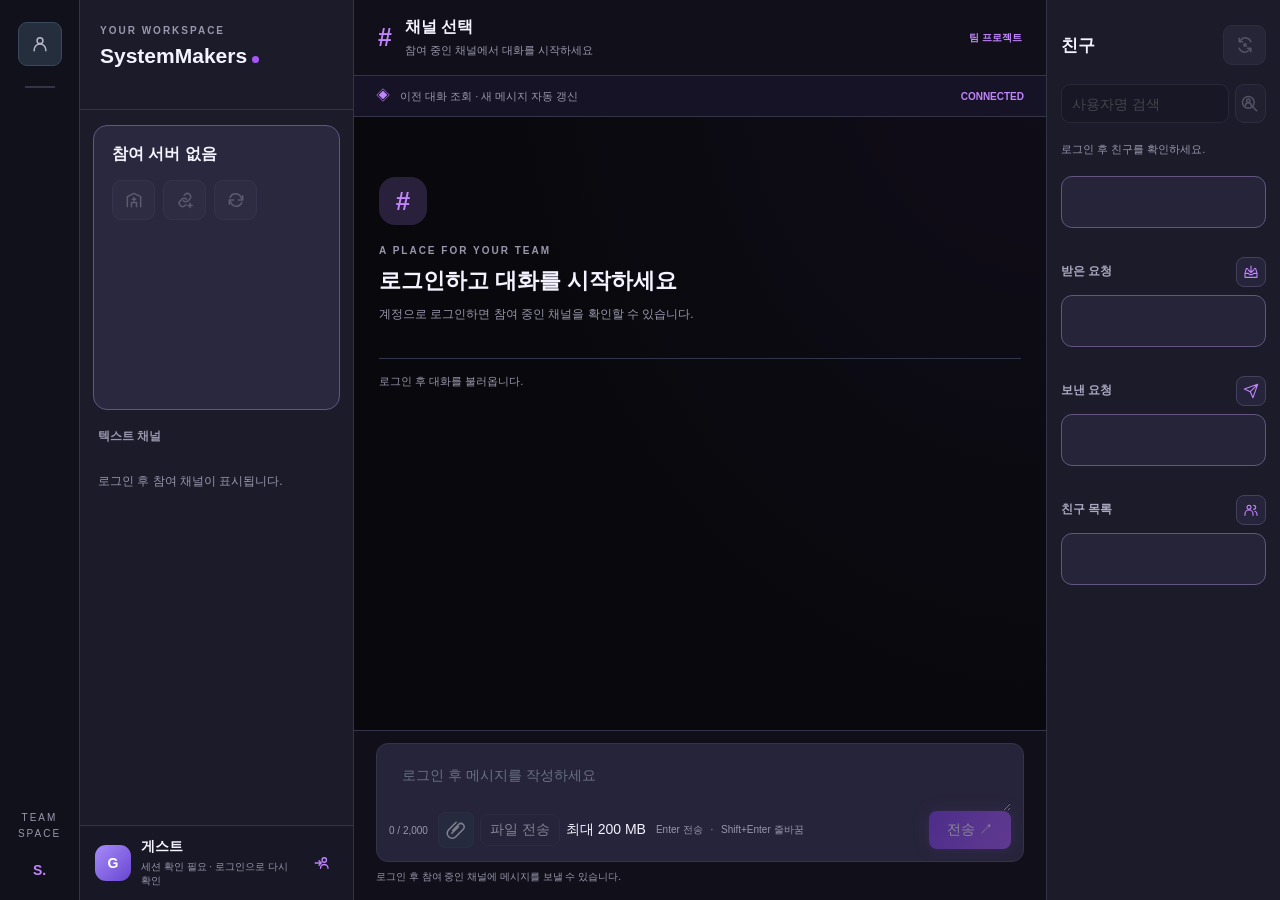
<file: index.html>
<!doctype html> <!-- HTML 문서 형식 -->
<html lang="ko"> <!-- 한국어 문서 -->
<head> <!-- 문서 설정 -->
    <meta charset="UTF-8"> <!-- 한글 문자 설정 -->
    <meta name="viewport" content="width=device-width, initial-scale=1"> <!-- 모바일 화면 설정 -->
    <meta name="theme-color" content="#09090d"> <!-- 채팅 배경과 같은 브라우저 테마 색상 -->
    <title>SystemMakers · 팀의 대화 공간</title> <!-- 브라우저 제목 -->
    <link rel="icon" href="data:,"> <!-- 기본 아이콘의 루트 경로 요청 방지 -->
    <link rel="stylesheet" href="./frontend/app.css"> <!-- 공통 색상과 입력 요소 -->
    <link rel="stylesheet" href="./frontend/chatting.css"> <!-- 채팅과 탐색 목록 -->
    <link rel="stylesheet" href="./frontend/logout.css"> <!-- 계정 버튼과 내 프로필 -->
    <link rel="stylesheet" href="./frontend/login.css"> <!-- 로그인 화면 -->
    <link rel="stylesheet" href="./frontend/Sign%20up.css"> <!-- 회원가입 화면 -->
    <script src="./frontend/app.js" type="module"></script> <!-- 조회 모듈과 화면 동작 연결 -->
</head> <!-- 문서 설정 끝 -->
<body> <!-- 화면 시작 -->
    <a class="skip-link" href="#message-input">메시지 입력으로 이동</a> <!-- 키보드 바로가기 -->
    <div class="workspace"> <!-- 메신저 전체 배치 -->
        <div class="navigation-panel" id="navigation-panel" tabindex="-1"> <!-- 함께 펼치는 서버 선택과 채널 목록 -->
        <aside class="server-rail" aria-label="작업 공간"> <!-- 서버 선택 영역 -->
            <button type="button" id="direct-rail" class="server-choice direct-rail" aria-label="개인 대화" aria-controls="direct-navigation" aria-pressed="false" title="개인 대화"><svg viewBox="0 0 24 24" aria-hidden="true" focusable="false"><circle cx="12" cy="8" r="3.5"/><path d="M5 20v-1a7 7 0 0 1 14 0v1"/></svg><span id="direct-rail-unread" class="direct-unread-badge" aria-hidden="true" hidden>!</span></button> <!-- 개인 대화 목록과 읽지 않음 표시 -->
            <div class="rail-line" aria-hidden="true"></div> <!-- 서버 구분선 -->
            <div id="server-list" class="server-list"></div> <!-- 채널 없는 서버도 포함한 실제 목록 -->
            <span class="rail-caption" aria-hidden="true">TEAM<br>SPACE</span> <!-- 공간 장식 문구 -->
            <span class="rail-bottom" aria-hidden="true">S.</span> <!-- 하단 브랜드 장식 -->
        </aside> <!-- 서버 영역 끝 -->
        <aside class="channel-sidebar" id="channel-sidebar" aria-label="채널 목록" tabindex="-1"> <!-- 채널 선택 영역 -->
            <header class="workspace-heading"> <!-- 작업 공간 제목 -->
                <div class="eyebrow">YOUR WORKSPACE</div> <!-- 작업 공간 보조 제목 -->
                <h1>SystemMakers<span class="workspace-dot" aria-hidden="true"></span></h1> <!-- 서비스 이름 -->
            </header> <!-- 작업 공간 제목 끝 -->
            <div class="sidebar-scroll" id="sidebar-scroll" tabindex="0" aria-label="서버와 대화 목록"> <!-- 스크롤할 탐색 영역 -->
            <section class="server-group" id="server-navigation" aria-labelledby="selected-server"> <!-- 서버와 채널 묶음 -->
            <section class="server-tools" aria-label="서버 관리"> <!-- 실제 소속 관리 -->
                <strong id="selected-server">참여 서버 없음</strong> <!-- 현재 서버 이름 -->
                <p id="server-status" role="status">로그인 후 서버를 확인합니다.</p> <!-- 소속과 역할 -->
                <div class="server-actions"><button type="button" id="create-server" class="icon-action" aria-label="서버 만들기" data-tooltip="서버 만들기" title="서버 만들기" disabled><svg viewBox="0 0 24 24" aria-hidden="true" focusable="false"><path d="M4 20V8l8-4 8 4v12M9 20v-5h6v5M12 9v4M10 11h4"/></svg></button><button type="button" id="join-server" class="icon-action" aria-label="초대로 참여" data-tooltip="초대로 참여" title="초대로 참여" disabled><svg viewBox="0 0 24 24" aria-hidden="true" focusable="false"><path d="M10 13a4 4 0 0 0 5.7 0l2-2a4 4 0 0 0-5.7-5.7l-1 1M14 11a4 4 0 0 0-5.7 0l-2 2a4 4 0 0 0 5.7 5.7l1-1M18 16v5M15.5 18.5h5"/></svg></button><button type="button" id="refresh-servers" class="icon-action" aria-label="목록 다시 확인" data-tooltip="목록 다시 확인" title="목록 다시 확인" disabled><svg viewBox="0 0 24 24" aria-hidden="true" focusable="false"><path d="M20 7v5h-5M4 17v-5h5M5 9a7 7 0 0 1 12-2l3 5M19 15a7 7 0 0 1-12 2l-3-5"/></svg></button></div> <!-- 신규 회원의 진입 경로 -->
                <div class="server-actions"><button type="button" id="invite-server" class="icon-action" aria-label="초대 관리" data-tooltip="초대 관리" title="초대 관리" hidden><svg viewBox="0 0 24 24" aria-hidden="true" focusable="false"><circle cx="9" cy="8" r="3"/><path d="M3 20v-2a6 6 0 0 1 12 0v2M18 8v6M15 11h6"/></svg></button><button type="button" id="leave-server" class="icon-action" aria-label="탈퇴" data-tooltip="탈퇴" title="탈퇴" hidden><svg viewBox="0 0 24 24" aria-hidden="true" focusable="false"><path d="M10 4H5v16h5M9 12h11M16 8l4 4-4 4M5 6 10 4v16l-5-2"/></svg></button><button type="button" id="delete-server" class="icon-action" aria-label="서버 삭제" data-tooltip="서버 삭제" title="서버 삭제" hidden><svg viewBox="0 0 24 24" aria-hidden="true" focusable="false"><path d="M4 7h16M9 7V4h6v3M6 7l1 13h10l1-13M10 11v5M14 11v5"/></svg></button></div> <!-- 실제 역할별 관리 버튼 -->
            </section> <!-- 서버 관리 끝 -->
            <nav class="channel-navigation" aria-label="텍스트 채널"> <!-- 채널 탐색 -->
                <p class="section-label">텍스트 채널</p> <!-- 채널 목록 제목 -->
                <div class="server-actions"><button type="button" id="create-channel" class="icon-action" aria-label="채널 만들기" data-tooltip="채널 만들기" title="채널 만들기" hidden><svg viewBox="0 0 24 24" aria-hidden="true" focusable="false"><path d="M9 4 7 20M17 4l-2 16M4 9h16M3 15h18M19 3v6M16 6h6"/></svg></button><button type="button" id="rename-channel" class="icon-action" aria-label="이름 변경" data-tooltip="이름 변경" title="이름 변경" hidden><svg viewBox="0 0 24 24" aria-hidden="true" focusable="false"><path d="M4 20l4-1 11-11-3-3L5 16l-1 4ZM14 7l3 3"/></svg></button><button type="button" id="delete-channel" class="icon-action" aria-label="채널 삭제" data-tooltip="채널 삭제" title="채널 삭제" hidden><svg viewBox="0 0 24 24" aria-hidden="true" focusable="false"><path d="M8 4 6 20M16 4l-2 16M3 9h17M3 15h17M18 16l4 4M22 16l-4 4"/></svg></button></div> <!-- 서버별 소유자·관리자 동작 -->
                <div id="channel-list"></div> <!-- 실제 소속 채널 버튼 목록 -->
                <p class="channel-status" id="channel-status" role="status">로그인 후 참여 채널이 표시됩니다.</p> <!-- 빈 목록과 조회 상태 -->
                <button type="button" class="channel-retry" id="retry-channels" hidden>채널 목록 다시 확인</button> <!-- 실패한 실제 조회 재시도 -->
            </nav> <!-- 채널 탐색 끝 -->
            </section> <!-- 서버와 채널 묶음 끝 -->
            <section class="direct-navigation" id="direct-navigation" aria-label="개인 대화" hidden> <!-- 개인 대화 탐색 -->
                <p class="section-label">개인 대화 <button type="button" id="direct-refresh" class="history-button" disabled>목록 새로고침</button></p> <!-- 개인 대화와 목록 갱신 -->
                <form id="direct-search-form" class="direct-search"><label class="visually-hidden" for="direct-search-input">사용자명 검색</label><input id="direct-search-input" maxlength="32" placeholder="사용자명 검색" autocomplete="off" disabled><button type="submit" id="direct-search-submit" class="search-action icon-action" aria-label="사용자 검색" title="사용자 검색" data-tooltip="사용자 검색" disabled><svg viewBox="0 0 24 24" aria-hidden="true" focusable="false"><circle cx="10.5" cy="10.5" r="6.5"/><path d="m15.5 15.5 4.5 4.5"/></svg></button></form> <!-- 사용자 검색 -->
                <div id="direct-search-results"></div> <!-- 검색한 사용자 목록 -->
                <p id="direct-status" class="channel-status" role="status">로그인 후 개인 대화를 이용하세요.</p> <!-- 조회와 오류 안내 -->
                <div id="direct-list"></div> <!-- 참여 중인 개인 대화 -->
            </section> <!-- 개인 대화 탐색 끝 -->
            </div> <!-- 탐색 스크롤 영역 끝 -->
            <footer class="user-panel"> <!-- 사용자 영역 -->
                <div class="avatar guest-avatar" id="user-avatar" aria-hidden="true">G</div> <!-- 현재 사용자 이니셜 -->
                <div class="user-details"><strong id="current-user">게스트</strong><span id="session-state" role="status" aria-live="polite">세션 확인 중</span></div> <!-- 사용자 상태와 인증 결과 안내 -->
                <button type="button" class="login-button user-icon-button" id="open-profile" aria-label="내 프로필" title="내 프로필" hidden><svg viewBox="0 0 24 24" aria-hidden="true" focusable="false"><circle cx="12" cy="8" r="3.5"/><path d="M5 20v-1a7 7 0 0 1 14 0v1"/></svg></button> <!-- 내 프로필 아이콘 -->
                <button type="button" class="login-button user-icon-button" id="open-auth" aria-label="로그인" title="로그인" disabled><svg id="auth-login-icon" viewBox="0 0 24 24" aria-hidden="true" focusable="false"><circle cx="15" cy="8" r="3"/><path d="M10 19a5 5 0 0 1 10 0M3 12h8M8 9l3 3-3 3"/></svg><svg id="auth-logout-icon" viewBox="0 0 24 24" aria-hidden="true" focusable="false" hidden><path d="M12 3v9M6.3 5.8a8 8 0 1 0 11.4 0"/></svg></button> <!-- 로그인 상태별 아이콘 -->
            </footer> <!-- 사용자 영역 끝 -->
        </aside> <!-- 채널 영역 끝 -->
        </div> <!-- 서버 목록 패널 끝 -->
        <main class="conversation" id="channel-conversation"> <!-- 채널 대화 영역 -->
            <header class="conversation-header"> <!-- 현재 채널 제목 -->
                <button type="button" class="sidebar-toggle navigation-toggle" id="sidebar-toggle" aria-controls="navigation-panel" aria-expanded="false" aria-label="서버 목록" title="서버 목록"><svg viewBox="0 0 24 24" aria-hidden="true" focusable="false"><path d="M4 6h16M4 12h16M4 18h16"/></svg><span class="direct-unread-badge" id="channel-menu-unread" aria-hidden="true" hidden>!</span></button> <!-- 왼쪽 서버 목록 버튼과 읽지 않음 표시 -->
                <span class="header-hash" aria-hidden="true">#</span> <!-- 채널 기호 -->
                <div class="channel-heading"><h2 id="channel-title">채널 선택</h2><p id="channel-description">참여 중인 채널에서 대화를 시작하세요</p></div> <!-- 채널 제목과 설명 -->
                <span class="header-tag">팀 프로젝트</span> <!-- 작업 공간 유형 -->
                <button type="button" class="sidebar-toggle friends-toggle" aria-controls="friend-panel" aria-expanded="false" aria-label="친구 목록" title="친구 목록"><svg viewBox="0 0 24 24" aria-hidden="true" focusable="false"><circle cx="9" cy="8" r="3"/><path d="M3 20v-2a6 6 0 0 1 12 0v2M16 5a3 3 0 0 1 0 6m2 3a5 5 0 0 1 3 4v2"/></svg></button> <!-- 오른쪽 친구 목록 아이콘 -->
            </header> <!-- 현재 채널 제목 끝 -->
            <div class="preview-banner"><span class="preview-icon" aria-hidden="true">◈</span><p>이전 대화 조회 <span aria-hidden="true">·</span> 새 메시지 자동 갱신</p><span class="preview-badge">CONNECTED</span></div> <!-- 실제 대화 기록과 자동 갱신 안내 -->
            <section class="message-scroll" id="message-scroll" aria-label="대화 내역" tabindex="0"> <!-- 스크롤 가능한 대화 -->
                <div class="channel-welcome"><div class="welcome-hash" aria-hidden="true">#</div><p class="eyebrow">A PLACE FOR YOUR TEAM</p><h3 id="welcome-title">로그인하고 대화를 시작하세요</h3><p id="welcome-description">계정으로 로그인하면 참여 중인 채널을 확인할 수 있습니다.</p></div> <!-- 채널 시작 안내 -->
                <div class="history-controls"><button type="button" id="load-older" class="history-button" hidden>이전 대화 더 보기</button><span id="history-status" role="status">로그인 후 대화를 불러옵니다.</span><button type="button" id="retry-messages" class="history-button" hidden>대화 다시 연결</button></div> <!-- 과거 기록과 실제 연결 상태 -->
                <div class="messages" id="messages" aria-label="채널 메시지"></div> <!-- 안전한 메시지 출력 -->
            </section> <!-- 대화 스크롤 끝 -->
            <div class="composer-region"> <!-- 메시지 작성 영역 -->
                <button type="button" class="new-messages" id="new-messages" hidden>새 메시지 보기 ↓</button> <!-- 읽는 위치 유지 안내 -->
                <form class="composer" id="message-form"> <!-- 실제 메시지 저장 폼 -->
                    <label class="visually-hidden" for="message-input" id="message-label">메시지 작성</label> <!-- 메시지 필드 레이블 -->
                    <textarea id="message-input" rows="2" placeholder="로그인 후 메시지를 작성하세요" disabled aria-describedby="composer-help message-count composer-feedback"></textarea> <!-- 여러 줄 메시지 입력 -->
                    <div class="composer-footer"><span class="message-count" id="message-count">0 / 2,000</span><div class="attachment-controls"><input type="file" id="channel-file" class="visually-hidden attachment-input" aria-label="파일 선택" disabled><label for="channel-file" class="attachment-picker icon-action" title="파일 선택" data-tooltip="파일 선택"><svg viewBox="0 0 24 24" aria-hidden="true" focusable="false"><path d="M8 12.5 15 5.5a4 4 0 0 1 5.7 5.7l-9 9a6 6 0 0 1-8.5-8.5l9-9M7 16l8-8"/></svg></label><button type="button" id="channel-upload" disabled>파일 전송</button><button type="button" id="channel-file-clear" class="attachment-clear" aria-label="선택한 파일 제거" title="선택한 파일 제거" disabled hidden>×</button><span id="channel-file-status" role="status">최대 200 MB</span></div><span class="composer-help" id="composer-help">Enter 전송 <span>·</span> Shift+Enter 줄바꿈</span><button type="submit" class="send-button" id="send-button" disabled>전송 <span aria-hidden="true">↗</span></button></div> <!-- 입력 수와 전송 버튼 -->
                </form> <!-- 실제 메시지 저장 폼 끝 -->
                <p class="composer-feedback" id="composer-feedback" role="status">로그인 후 참여 중인 채널에 메시지를 보낼 수 있습니다.</p> <!-- 실제 전송 조건 안내 -->
            </div> <!-- 메시지 작성 영역 끝 -->
        </main> <!-- 대화 영역 끝 -->
        <main class="conversation" id="direct-conversation" hidden> <!-- 개인 대화 영역 -->
            <header class="conversation-header"> <!-- 개인 대화 제목과 목록 탐색 -->
                <button type="button" class="sidebar-toggle navigation-toggle" id="direct-sidebar-toggle" aria-controls="navigation-panel" aria-expanded="false" aria-label="서버 목록" title="서버 목록"><svg viewBox="0 0 24 24" aria-hidden="true" focusable="false"><path d="M4 6h16M4 12h16M4 18h16"/></svg><span class="direct-unread-badge" id="direct-menu-unread" aria-hidden="true" hidden>!</span></button> <!-- 개인 대화의 서버 목록과 읽지 않음 표시 -->
                <span class="header-hash" aria-hidden="true">@</span> <!-- 개인 대화 기호 -->
                <div class="channel-heading"><h2 id="direct-title">개인 대화</h2><p>개인 대화 · 자동 갱신</p></div> <!-- 대화 상대와 갱신 안내 -->
                <button type="button" class="sidebar-toggle friends-toggle" aria-controls="friend-panel" aria-expanded="false" aria-label="친구 목록" title="친구 목록"><svg viewBox="0 0 24 24" aria-hidden="true" focusable="false"><circle cx="9" cy="8" r="3"/><path d="M3 20v-2a6 6 0 0 1 12 0v2M16 5a3 3 0 0 1 0 6m2 3a5 5 0 0 1 3 4v2"/></svg></button> <!-- 개인 대화의 오른쪽 친구 목록 아이콘 -->
            </header> <!-- 개인 대화 제목 끝 -->
            <section class="message-scroll" id="direct-scroll" aria-label="개인 대화 내역"><div class="history-controls"><button type="button" id="direct-older" class="history-button" hidden>이전 대화 더 보기</button></div><div class="messages" id="direct-messages" aria-label="개인 메시지"></div></section> <!-- 개인 기록과 이전 조회 -->
            <div class="composer-region"><form class="composer" id="direct-form"><label class="visually-hidden" for="direct-input">개인 메시지 작성</label><textarea id="direct-input" rows="2" placeholder="개인 메시지 작성" aria-describedby="direct-composer-help" disabled></textarea><div class="composer-footer"><div class="attachment-controls"><input type="file" id="direct-file" class="visually-hidden attachment-input" aria-label="파일 선택" disabled><label for="direct-file" class="attachment-picker icon-action" title="파일 선택" data-tooltip="파일 선택"><svg viewBox="0 0 24 24" aria-hidden="true" focusable="false"><path d="M8 12.5 15 5.5a4 4 0 0 1 5.7 5.7l-9 9a6 6 0 0 1-8.5-8.5l9-9M7 16l8-8"/></svg></label><button type="button" id="direct-upload" disabled>파일 전송</button><button type="button" id="direct-file-clear" class="attachment-clear" aria-label="선택한 파일 제거" title="선택한 파일 제거" disabled hidden>×</button><span id="direct-file-status" role="status">최대 200 MB</span></div><span class="composer-help" id="direct-composer-help">최대 2,000자 <span>·</span> Enter 전송 <span>·</span> Shift+Enter 줄바꿈</span><button type="submit" class="send-button" id="direct-send" disabled>전송 ↗</button></div></form></div> <!-- 개인 메시지와 파일 전송 -->
        </main> <!-- 개인 대화 끝 -->
        <aside class="friend-sidebar" id="friend-panel" aria-label="친구 목록" tabindex="-1"> <!-- 오른쪽 친구 패널 -->
            <header class="friend-heading"><h2>친구</h2><button type="button" id="friend-refresh" class="icon-action" title="친구 목록 새로고침" data-tooltip="친구 목록 새로고침" aria-label="친구 목록 새로고침" disabled><svg viewBox="0 0 24 24" aria-hidden="true" focusable="false"><path d="M19 8a7 7 0 0 0-12-2L5 8M5 4v4h4M5 16a7 7 0 0 0 12 2l2-2M19 20v-4h-4"/><circle cx="12" cy="12" r="1.5"/></svg></button></header> <!-- 친구 제목과 새로고침 -->
            <form id="friend-search-form" class="friend-search"><label class="visually-hidden" for="friend-search-input">친구 사용자명 검색</label><input id="friend-search-input" placeholder="사용자명 검색" autocomplete="off" disabled><button type="submit" id="friend-search-submit" class="search-action icon-action" aria-label="친구 검색" title="친구 검색" data-tooltip="친구 검색" disabled><svg viewBox="0 0 24 24" aria-hidden="true" focusable="false"><circle cx="10" cy="10" r="7"/><circle cx="10" cy="8" r="2"/><path d="M6.5 14a3.5 3.5 0 0 1 7 0M15 15l5 5"/></svg></button></form> <!-- 친구 요청 대상 검색 -->
            <p id="friend-status" class="friend-status" role="status">로그인 후 친구를 확인하세요.</p> <!-- 친구 요청 상태 -->
            <div id="friend-search-results" class="friend-list"></div> <!-- 검색 결과 -->
            <div class="friend-section"> <!-- 수락 대기 요청 -->
                <div class="friend-section-heading"><h3>받은 요청</h3><span class="friend-section-icon" aria-hidden="true"><svg viewBox="0 0 24 24" focusable="false"><path d="M12 3v10m-4-4 4 4 4-4M7 7H5l-2 7v6h18v-6l-2-7h-2M3 14h5l2 2h4l2-2h5"/></svg></span></div> <!-- 받은 요청 수신함 아이콘 -->
                <div id="friend-incoming" class="friend-list"></div> <!-- 받은 요청 사용자 -->
            </div> <!-- 받은 요청 끝 -->
            <div class="friend-section"> <!-- 취소 가능한 요청 -->
                <div class="friend-section-heading"><h3>보낸 요청</h3><span class="friend-section-icon" aria-hidden="true"><svg viewBox="0 0 24 24" focusable="false"><path d="m22 2-7 20-4-9-9-4 20-7ZM11 13 22 2"/></svg></span></div> <!-- 보낸 요청 종이비행기 아이콘 -->
                <div id="friend-outgoing" class="friend-list"></div> <!-- 보낸 요청 사용자 -->
            </div> <!-- 보낸 요청 끝 -->
            <div class="friend-section"> <!-- 수락된 친구 목록 -->
                <div class="friend-section-heading"><h3>친구 목록</h3><span class="friend-section-icon" aria-hidden="true"><svg viewBox="0 0 24 24" focusable="false"><circle cx="9" cy="8" r="3"/><path d="M3 20v-2a6 6 0 0 1 12 0v2M16 5a3 3 0 0 1 0 6m2 3a5 5 0 0 1 3 4v2"/></svg></span></div> <!-- 친구 목록 사람 아이콘 -->
                <div id="friend-list" class="friend-list"></div> <!-- 수락된 친구 사용자 -->
            </div> <!-- 친구 목록 끝 -->
        </aside> <!-- 친구 패널 끝 -->
    </div> <!-- 메신저 전체 배치 끝 -->
    <button type="button" class="sidebar-backdrop" id="sidebar-backdrop" aria-label="열린 목록 닫기" hidden></button> <!-- 목록 바깥 닫기 영역 -->
    <dialog class="auth-dialog" id="auth-dialog" data-mode="login" aria-labelledby="auth-title" aria-describedby="auth-note"> <!-- 인증 화면 대화상자 -->
        <button type="button" class="dialog-close" id="close-auth" aria-label="인증 화면 닫기">×</button> <!-- 인증 화면 닫기 -->
        <div class="auth-brand"><span class="auth-mark">SM</span><strong>SystemMakers</strong></div> <!-- 인증 화면 브랜드 -->
        <header class="auth-heading"> <!-- 인증 창 제목 영역 -->
            <p class="subSlogan">YOUR TEAM, CONNECTED</p> <!-- 서비스 슬로건 -->
            <h2 id="auth-title">다시 만나 반가워요</h2> <!-- 현재 인증 화면 제목 -->
            <p id="auth-description">등록한 계정으로 로그인하세요.</p> <!-- 로그인과 회원가입 설명 -->
        </header> <!-- 인증 창 제목 영역 끝 -->
        <div class="auth-note" id="auth-note"> <!-- 계정 안내 배너 -->
            <strong>계정으로 함께 시작하세요</strong> <!-- 배너 제목 -->
            <p>회원가입 후 로그인하세요. 참여 중인 채널에 메시지를 저장할 수 있습니다.</p> <!-- 채널 이용 안내 -->
        </div> <!-- 계정 안내 배너 끝 -->
        <form id="auth-form" method="post" novalidate> <!-- 주소에 비밀번호를 남기지 않는 실제 인증 요청 폼 -->
            <div class="auth-field" id="username-field" hidden><label for="auth-username">사용자명</label><input id="auth-username" name="username" autocomplete="username" placeholder="사용자명을 입력하세요." pattern="[A-Za-z0-9_가-힣]{2,32}" aria-describedby="username-help username-error"><small id="username-help">한글·영문·숫자·밑줄 2~32자 · 소문자로 저장</small><small class="field-error" id="username-error"></small></div> <!-- 가입 사용자명과 오류 안내 -->
            <div class="auth-field"><label for="auth-email">이메일</label><input id="auth-email" name="email" type="email" autocomplete="email" placeholder="이메일을 입력하세요." required aria-describedby="email-error"><small class="field-error" id="email-error"></small></div> <!-- 이메일과 오류 안내 -->
            <div class="auth-field"><label for="auth-password">비밀번호</label><input id="auth-password" name="password" type="password" autocomplete="current-password" placeholder="비밀번호를 입력하세요." required aria-describedby="password-help password-error"><small id="password-help">8~64자</small><small class="field-error" id="password-error"></small></div> <!-- 코드 포인트 기준 비밀번호와 오류 안내 -->
            <p class="auth-feedback" id="auth-feedback" role="status" aria-live="polite" aria-atomic="true" tabindex="-1"></p> <!-- 실제 인증 처리 결과 -->
            <button type="submit" class="auth-submit" id="auth-submit">로그인</button> <!-- 실제 인증 요청 -->
        </form> <!-- 인증 요청 폼 끝 -->
        <p class="auth-switch"><span id="auth-switch-prompt">계정이 없으신가요?</span><button type="button" id="switch-auth">회원가입</button></p> <!-- 로그인과 가입 화면 전환 -->
    </dialog> <!-- 인증 화면 대화상자 끝 -->
    <dialog id="server-dialog" class="server-dialog" aria-labelledby="server-title" aria-describedby="server-help"> <!-- 명시적 관리 확인 -->
        <form id="server-form"> <!-- 서버 변경 한 번 제출 -->
            <h2 id="server-title">서버 관리</h2> <!-- 작업 제목 -->
            <p id="server-help"></p> <!-- 사용자 작업 안내 -->
            <p id="server-impact" role="status"></p> <!-- 현재 대상과 삭제 영향 -->
            <div id="server-input-row"><label id="server-value-label" for="server-value">서버 이름</label><input id="server-value" name="value" autocomplete="off" maxlength="1000"></div> <!-- 필수 입력 레이블 -->
            <div id="invite-panel" hidden> <!-- 초대 정보 영역 -->
                <label for="invite-code">이번에 발급한 초대 코드</label> <!-- 코드 입력 안내 -->
                <div class="invite-copy-row"><input id="invite-code" readonly autocomplete="off"><button type="button" id="copy-invite" disabled>코드 복사</button></div> <!-- 코드와 복사 버튼 -->
                <label for="invite-link">공유 초대 링크</label> <!-- 링크 입력 안내 -->
                <div class="invite-copy-row"><input id="invite-link" readonly autocomplete="off"><button type="button" id="copy-invite-link" disabled>링크 복사</button></div> <!-- 링크와 복사 버튼 -->
                <div class="server-actions"><button type="button" id="revoke-invite">초대 폐기</button></div> <!-- 초대 폐기 버튼 -->
            </div> <!-- 초대 정보 영역 끝 -->
            <p id="server-error" role="alert"></p> <!-- 실제 실패와 처리 안내 -->
            <div class="server-actions"><button type="button" id="server-close">취소·닫기</button><button type="submit" id="server-submit">확인</button></div> <!-- 최종 명시적 변경 -->
        </form> <!-- 관리 폼 끝 -->
    </dialog> <!-- 서버 관리 대화상자 끝 -->
    <dialog id="channel-dialog" class="server-dialog" aria-labelledby="channel-manage-title" aria-describedby="channel-manage-help"> <!-- 고정 대상의 채널 관리 -->
        <form id="channel-manage-form"> <!-- 명시적 채널 변경 -->
            <h2 id="channel-manage-title">채널 관리</h2> <!-- 현재 작업 제목 -->
            <p id="channel-manage-help"></p> <!-- 입력 규칙과 삭제 영향 -->
            <p id="channel-manage-impact" role="status"></p> <!-- 실제 서버·채널·대화 수 -->
            <label id="channel-value-label" for="channel-value">채널 이름</label> <!-- 이름 입력 레이블 -->
            <input id="channel-value" name="name" autocomplete="off" maxlength="32768" required> <!-- 새 이름 또는 삭제 확인 -->
            <p id="channel-manage-error" role="alert"></p> <!-- 실제 오류와 수동 재확인 -->
            <div class="server-actions"><button type="button" id="channel-manage-close">취소·닫기</button><button type="submit" id="channel-manage-submit">확인</button></div> <!-- 최종 제출과 취소 -->
        </form> <!-- 채널 관리 폼 끝 -->
    </dialog> <!-- 채널 관리 대화상자 끝 -->
    <dialog id="profile-dialog" class="server-dialog" aria-labelledby="profile-title" aria-describedby="profile-help"> <!-- 본인 프로필 대화상자 -->
        <button type="button" id="profile-close-top" class="profile-close-top" aria-label="프로필 창 닫기" title="프로필 창 닫기">×</button> <!-- 오른쪽 위 닫기 버튼 -->
        <form id="profile-form"> <!-- 명시적 사용자명 저장 -->
            <h2 id="profile-title">내 프로필</h2> <!-- 본인 정보 제목 -->
            <p id="profile-help">사용자명은 한글·영문·숫자·밑줄 2~32자이며 소문자로 저장됩니다. 이름을 바꿔도 기존 대화와 서버 소속은 유지됩니다.</p> <!-- 실제 변경 범위 -->
            <dl><dt>이메일</dt><dd id="profile-email"></dd><dt>가입일</dt><dd id="profile-created"></dd></dl> <!-- 본인에게만 제공하는 읽기 정보 -->
            <label for="profile-username">사용자명</label> <!-- 항상 보이는 입력 레이블 -->
            <div class="profile-username-row"><input id="profile-username" name="username" autocomplete="username" required aria-describedby="profile-help profile-error"><button type="submit" id="profile-submit">사용자명 저장</button></div> <!-- 사용자명 입력과 오른쪽 저장 -->
            <p id="profile-status" role="status"></p> <!-- 조회·저장 확인 결과 -->
            <p id="profile-error" role="alert"></p> <!-- 입력 보존과 실제 오류 안내 -->
            <div class="server-actions"><button type="button" id="profile-reload">다시 조회</button></div> <!-- 수동 재확인 -->
        </form> <!-- 본인 정보 폼 끝 -->
        <section class="profile-extra" aria-labelledby="profile-extra-title"> <!-- 확장 프로필 영역 -->
            <div class="profile-extra-heading"> <!-- 추가 설정 제목과 조회 -->
                <div><p class="profile-extra-eyebrow">PROFILE SETTINGS</p><h3 id="profile-extra-title">상태·사진·차단 관리</h3><p class="profile-extra-description">설정을 변경한 뒤 저장 버튼을 눌러주세요.</p></div> <!-- 설정과 사용 안내 -->
            </div> <!-- 추가 설정 제목 끝 -->
            <p id="profile-extra-status" class="profile-extra-status" role="status" aria-live="polite"></p> <!-- 처리 상태 -->
            <div class="profile-extra-cards"> <!-- 설정별 카드 목록 -->
                <section class="profile-card" aria-labelledby="profile-message-title"> <!-- 상태 메시지 설정 -->
                    <div class="profile-card-heading"><span class="profile-card-icon" aria-hidden="true"><svg viewBox="0 0 24 24"><path d="M5 5h14v10H9l-4 4V5Z"/></svg></span><div><h4 id="profile-message-title">상태 메시지</h4><p>다른 사용자에게 보이는 한마디</p></div></div> <!-- 상태 설정 안내 -->
                    <label for="profile-message">메시지</label> <!-- 상태 입력 레이블 -->
                    <input id="profile-message" maxlength="200" placeholder="상태 메시지를 입력하세요" disabled> <!-- 상태 메시지 입력 -->
                    <div class="profile-card-actions"><span class="profile-card-hint">최대 200자</span><button type="button" id="profile-message-save" class="profile-action-primary" disabled>상태 저장</button></div> <!-- 상태 저장 -->
                    <p id="profile-message-feedback" class="profile-card-feedback" role="status" aria-live="polite"></p> <!-- 상태 메시지 결과 -->
                </section> <!-- 상태 메시지 설정 끝 -->
                <section class="profile-card" aria-labelledby="profile-picture-title"> <!-- 프로필 사진 설정 -->
                    <div class="profile-card-heading"><span class="profile-card-icon" aria-hidden="true"><svg viewBox="0 0 24 24"><rect x="4" y="4" width="16" height="16" rx="2"/><circle cx="9" cy="9" r="1.5"/><path d="m5 18 5-5 3 3 2-2 4 4"/></svg></span><div><h4 id="profile-picture-title">프로필 사진</h4><p>PNG 또는 JPEG · 최대 약 1.05 MB</p></div></div> <!-- 사진 설정 안내 -->
                    <div class="profile-picture-row"><div class="profile-picture-frame"><svg viewBox="0 0 24 24" aria-hidden="true"><circle cx="12" cy="9" r="3"/><path d="M5 20a7 7 0 0 1 14 0"/></svg><img id="profile-picture-preview" alt="내 프로필 사진" width="96" height="96" hidden></div><div class="profile-picture-controls"><label for="profile-picture-file">사진 파일</label><input type="file" id="profile-picture-file" accept="image/png,image/jpeg" disabled></div></div> <!-- 사진 미리보기와 파일 선택 -->
                    <div class="profile-card-actions"><button type="button" id="profile-picture-delete" class="profile-action-secondary" disabled>사진 삭제</button><button type="button" id="profile-picture-save" class="profile-action-primary" disabled>사진 저장</button></div> <!-- 사진 변경 -->
                    <p id="profile-picture-feedback" class="profile-card-feedback" role="status" aria-live="polite"></p> <!-- 사진 처리 결과 -->
                </section> <!-- 사진 설정 끝 -->
                <section class="profile-card" aria-labelledby="profile-block-title"> <!-- 사용자 차단 설정 -->
                    <div class="profile-card-heading"><span class="profile-card-icon" aria-hidden="true"><svg viewBox="0 0 24 24"><circle cx="12" cy="12" r="8"/><path d="m6.5 6.5 11 11"/></svg></span><div><h4 id="profile-block-title">사용자 차단</h4><p>개인 대화의 새 메시지 전송 제한</p></div></div> <!-- 차단 설정 안내 -->
                    <label for="profile-block-search">사용자명 검색</label> <!-- 차단 대상 검색 -->
                    <div class="profile-control-row"><input id="profile-block-search" maxlength="32" placeholder="차단할 사용자명" disabled><button type="button" id="profile-block-find" class="profile-action-secondary" disabled>검색</button></div> <!-- 사용자명과 검색 -->
                    <label for="profile-block-results">검색 결과</label> <!-- 검색 결과 레이블 -->
                    <div class="profile-control-row"><select id="profile-block-results" aria-label="차단할 검색 결과" disabled></select><button type="button" id="profile-block-add" class="profile-action-secondary" disabled>사용자 차단</button></div> <!-- 확인한 사용자 차단 -->
                    <label for="profile-block-list">차단한 사용자</label> <!-- 차단 목록 레이블 -->
                    <div class="profile-control-row"><select id="profile-block-list" aria-label="차단한 사용자" disabled></select><button type="button" id="profile-block-remove" class="profile-action-secondary" disabled>차단 해제</button></div> <!-- 확인한 사용자 차단 해제 -->
                    <p id="profile-block-feedback" class="profile-card-feedback" role="status" aria-live="polite"></p> <!-- 차단 처리 결과 -->
                </section> <!-- 사용자 차단 설정 끝 -->
            </div> <!-- 설정별 카드 목록 끝 -->
        </section> <!-- 확장 프로필 영역 끝 -->
    </dialog> <!-- 본인 프로필 대화상자 끝 -->
</body> <!-- 화면 끝 -->
</html> <!-- 한국어 문서 끝 -->
</file>
<file: frontend/app.css>
:root /* 공통 색상과 글꼴 */
{
    color-scheme: dark; /* 기본 색상 모드 */
    --pageBg: #09090d; /* 페이지 배경색 */
    --sideBg: #1b1b2a; /* 양쪽 패널 배경색 */
    --panelBg: #29283e; /* 카드 배경색 */
    --inputBg: #26243a; /* 입력란 배경색 */
    --lineColor: #343448; /* 구분선 색상 */
    --textColor: #f5f3ff; /* 기본 글자색 */
    --mutedColor: #9997ad; /* 보조 글자색 */
    --accentColor: #a855f7; /* 강조색 */
    --accentHover: #c084fc; /* 강조 글자색 */
    --purpleGlow: 0 0 15px #a855f744; /* 보라색 그림자 */
    font-family: "Segoe UI", "Malgun Gothic", sans-serif; /* 한글과 영문 글꼴 */
}
* /* 전체 요소 기준 */
{
    box-sizing: border-box; /* 요소 크기 계산 기준 */
    margin: 0; /* 바깥 여백 */
    padding: 0; /* 안쪽 여백 */
}
[hidden] /* 숨김 상태 */
{
    display: none !important; /* 요소 배치 방식 */
}
html, body /* 전체 화면 크기 */
{
    width: 100%; /* 가로 크기 */
    height: 100%; /* 세로 크기 */
    overflow: hidden; /* 넘치는 내용 처리 */
}
body /* 작업 공간 바깥 배경 */
{
    background: var(--pageBg); /* 배경색과 무늬 */
    color: var(--textColor); /* 글자색 */
    font-size: 14px; /* 글자 크기 */
}
button, input, textarea, select /* 조작 요소의 공통 글꼴 */
{
    font: inherit; /* 글꼴 상속 */
}
button /* 버튼 공통 */
{
    color: inherit; /* 글자색 */
    cursor: pointer; /* 마우스 포인터 */
    border: none; /* 테두리 */
}
button:disabled, input:disabled, textarea:disabled /* 입력과 버튼 비활성 상태 */
{
    opacity: .45; /* 표시 농도 */
    cursor: not-allowed; /* 마우스 포인터 */
}
input, textarea, select /* 입력란 공통 모양 */
{
    width: 100%; /* 가로 크기 */
    padding: 11px 13px; /* 안쪽 여백 */
    color: white; /* 글자색 */
    background: var(--inputBg); /* 배경색과 무늬 */
    border: 1px solid var(--lineColor); /* 테두리 */
    border-radius: 8px; /* 모서리 둥글기 */
    outline: none; /* 초점 테두리 */
}
input:focus, textarea:focus, select:focus /* 입력 중인 항목 강조 */
{
    border-color: var(--accentColor); /* 테두리 색상 */
    box-shadow: var(--purpleGlow); /* 그림자 */
}
svg /* 아이콘 선과 크기 */
{
    width: 20px; /* 가로 크기 */
    height: 20px; /* 세로 크기 */
    fill: none; /* 그림 채움 색상 */
    stroke: currentColor; /* 그림 선 색상 */
    stroke-width: 1.7; /* 선 굵기 */
    stroke-linecap: round; /* 선 끝 모양 */
    stroke-linejoin: round; /* 선 연결 모양 */
}
button:hover:not(:disabled) /* 사용 가능한 버튼 강조 */
{
    filter: brightness(1.2); /* 밝기 조절 */
}
.skip-link:not(:focus), .visually-hidden /* 보조 기술용 숨김 글자 */
{
    position: absolute; /* 배치 기준 */
    width: 1px; /* 가로 크기 */
    height: 1px; /* 세로 크기 */
    overflow: hidden; /* 넘치는 내용 처리 */
    clip: rect(0, 0, 0, 0); /* 시각적 숨김 영역 */
    padding: 0; /* 안쪽 여백 */
    border: 0; /* 테두리 */
    white-space: nowrap; /* 공백과 줄바꿈 처리 */
}
.eyebrow /* 화면 보조 제목 */
{
    color: var(--mutedColor); /* 글자색 */
    font-size: 10px; /* 글자 크기 */
    font-weight: bold; /* 글자 굵기 */
    letter-spacing: 2px; /* 글자 간격 */
}
dialog /* 대화상자 공통 모양 */
{
    color: var(--textColor); /* 글자색 */
    background: var(--panelBg); /* 배경색과 무늬 */
    border: 1px solid var(--lineColor); /* 테두리 */
    border-radius: 18px; /* 모서리 둥글기 */
    box-shadow: 0 20px 80px #000b; /* 그림자 */
}
dialog::backdrop /* 대화상자 뒤 배경 */
{
    background: #000b; /* 배경색과 무늬 */
    backdrop-filter: blur(5px); /* 뒤쪽 배경 흐림 */
}
.server-dialog /* 새 작업과 삭제 확인 */
{
    width: min(500px, calc(100% - 30px)); /* 가로 크기 */
    max-height: 85vh; /* 최대 높이 */
    margin: auto; /* 바깥 여백 */
    padding: 28px; /* 안쪽 여백 */
    overflow-y: auto; /* 세로 넘침 처리 */
}
.server-dialog form /* 관리 양식 배치 */
{
    display: grid; /* 요소 배치 방식 */
    gap: 14px; /* 요소 간격 */
}
.server-dialog h2 /* 관리 창 제목 */
{
    font-size: 21px; /* 글자 크기 */
}
.server-dialog p, .server-dialog dd /* 관리 항목과 설명 */
{
    color: var(--mutedColor); /* 글자색 */
    font-size: 12px; /* 글자 크기 */
    line-height: 1.7; /* 줄 높이 */
}
.server-dialog button:not(.profile-close-top) /* 관리 창의 동작 버튼 */
{
    padding: 9px 12px; /* 안쪽 여백 */
    border-radius: 7px; /* 모서리 둥글기 */
    background: #29243a; /* 배경색과 무늬 */
}
button, input, textarea, a, [tabindex] /* 키보드 포커스 대상 */
{
    outline-offset: 4px; /* 포커스 여백 */
}
.skip-link:focus /* 키보드 바로가기 노출 */
{
    position: fixed; /* 화면 위 고정 */
    top: 10px; /* 위쪽 여백 */
    left: 10px; /* 왼쪽 여백 */
    z-index: 30; /* 가장 위 표시 */
    padding: 12px; /* 바로가기 여백 */
    color: #fff; /* 바로가기 글자색 */
    background: #087d83; /* 바로가기 배경 */
}
:focus-visible /* 키보드 선택 표시 */
{
    outline: 2px solid var(--accentHover); /* 초점 테두리 */
}
input[type="checkbox"] /* 선택 상자 크기 */
{
    width: auto; /* 가로 크기 */
}
.auth-dialog /* 로그인과 회원가입 창의 공통 배치 */
{
    position: fixed; /* 위치 기준 */
    inset: 0; /* 화면 가장자리 기준 */
    margin: auto; /* 바깥 여백 */
    width: min(480px, calc(100% - 40px)); /* 가로 크기 */
    max-height: min(95vh, calc(100% - 40px)); /* 스크롤 시작 높이 */
    overflow-y: auto; /* 세로 넘침 처리 */
    font-family: 'Pretendard', -apple-system, BlinkMacSystemFont, system-ui, sans-serif; /* 시스템 글꼴과 대체 글꼴 */
}
.auth-dialog::backdrop /* 인증 창 뒤쪽 배경 */
{
    background: rgba(0, 0, 0, 0.82); /* 배경 */
    backdrop-filter: none; /* 뒤쪽 화면 흐림 */
}
.dialog-close /* 인증 창 닫기 */
{
    position: absolute; /* 위치 기준 */
    top: 24px; /* 위쪽 위치 */
    right: 24px; /* 오른쪽 위치 */
    color: var(--authSecondary); /* 글자색 */
    background: transparent; /* 배경 */
    font-size: 22px; /* 글자 크기 */
    text-decoration: none; /* 글자 장식 */
    line-height: 1; /* 줄 높이 */
    cursor: pointer; /* 마우스 포인터 */
    transition: color 0.15s ease; /* 상태 전환 효과 */
}
.dialog-close:hover /* 닫기 버튼 강조 */
{
    color: #ffffff; /* 글자색 */
}
.auth-brand /* 인증 창 서비스 이름과 로고 */
{
    display: flex; /* 요소 배치 */
    align-items: center; /* 세로 정렬 */
    gap: 10px; /* 요소 간격 */
    margin-bottom: 28px; /* 아래쪽 여백 */
}
.auth-brand strong /* 서비스 이름 */
{
    color: #ffffff; /* 글자색 */
    font-size: 17px; /* 글자 크기 */
    font-weight: 700; /* 글자 굵기 */
    letter-spacing: -0.3px; /* 글자 간격 */
}
.auth-mark /* 서비스 로고 */
{
    display: grid; /* 요소 배치 */
    place-items: center; /* 가로 세로 정렬 */
    width: 36px; /* 가로 크기 */
    height: 36px; /* 세로 크기 */
    border-radius: 12px; /* 모서리 둥글기 */
    background: linear-gradient(135deg, #7c5dfa, #583fcd); /* 배경 */
    color: #ffffff; /* 글자색 */
    font-size: 12px; /* 글자 크기 */
    font-weight: 800; /* 글자 굵기 */
    letter-spacing: -0.5px; /* 글자 간격 */
    box-shadow: var(--authLogoGlow); /* 그림자 */
}
.auth-heading .subSlogan /* 인증 창 슬로건 */
{
    display: block; /* 요소 배치 */
    font-size: 10px; /* 글자 크기 */
    font-weight: 700; /* 글자 굵기 */
    color: var(--authSecondary); /* 글자색 */
    letter-spacing: 1.5px; /* 글자 간격 */
    text-transform: uppercase; /* 영문 대문자 표시 */
    margin-bottom: 12px; /* 아래쪽 여백 */
}
.auth-heading /* 제목과 안내 배너 사이 간격 */
{
    margin-bottom: 24px; /* 아래쪽 여백 */
}
.auth-heading h2 /* 인증 창 제목 */
{
    margin: 0 0 8px; /* 바깥 여백 */
    color: #ffffff; /* 글자색 */
    font-size: 26px; /* 글자 크기 */
    font-weight: 700; /* 글자 굵기 */
    letter-spacing: -0.5px; /* 글자 간격 */
}
#auth-description /* 현재 화면 설명 */
{
    margin: 0; /* 바깥 여백 */
    color: var(--authDescription); /* 글자색 */
    font-size: 14px; /* 글자 크기 */
    font-weight: 400; /* 글자 굵기 */
    line-height: 1.5; /* 줄 높이 */
}
.auth-note /* 계정 이용 안내 배너 */
{
    padding: 16px; /* 안쪽 여백 */
    background: rgba(124, 93, 250, 0.04); /* 배경 */
    border: 1px solid rgba(124, 93, 250, 0.15); /* 테두리 */
    border-radius: 8px; /* 모서리 둥글기 */
    margin-bottom: 24px; /* 아래쪽 여백 */
}
.auth-note strong /* 안내 배너 제목 */
{
    display: block; /* 요소 배치 */
    color: #b5a2f8; /* 글자색 */
    font-size: 12px; /* 글자 크기 */
    font-weight: 700; /* 글자 굵기 */
    margin-bottom: 6px; /* 아래쪽 여백 */
}
.auth-note p /* 안내 배너 본문 */
{
    margin: 0; /* 바깥 여백 */
    color: var(--authNote); /* 글자색 */
    font-size: 11px; /* 글자 크기 */
    line-height: 1.5; /* 줄 높이 */
}
#auth-form /* 인증 입력 양식 */
{
    display: grid; /* 요소 배치 */
    gap: 16px; /* 요소 간격 */
}
.auth-field /* 라벨과 입력란 배치 */
{
    display: flex; /* 요소 배치 */
    flex-direction: column; /* 요소 배치 방향 */
    gap: 8px; /* 요소 간격 */
}
.auth-field label /* 인증 입력 항목 이름 */
{
    color: #c9c8d4; /* 글자색 */
    font-size: 13px; /* 글자 크기 */
    font-weight: 600; /* 글자 굵기 */
}
dialog label /* 대화상자 입력 항목 이름 */
{
    font-size: 12px; /* 글자 크기 */
    font-weight: bold; /* 글자 굵기 */
}
.auth-field small /* 입력 도움말 */
{
    font-size: 11px; /* 글자 크기 */
    color: var(--authHint); /* 글자색 */
    margin-top: 4px; /* 위쪽 여백 */
}
.auth-switch /* 로그인과 회원가입 전환 안내 */
{
    display: flex; /* 요소 배치 */
    justify-content: center; /* 가로 정렬 */
    align-items: center; /* 세로 정렬 */
    gap: 8px; /* 요소 간격 */
    margin-top: 28px; /* 위쪽 여백 */
    color: var(--authSecondary); /* 글자색 */
    font-size: 13px; /* 글자 크기 */
}
.auth-switch button /* 인증 화면 전환 버튼 */
{
    color: #a594f9; /* 글자색 */
    font-weight: 600; /* 글자 굵기 */
    text-decoration: none; /* 글자 장식 */
    cursor: pointer; /* 마우스 포인터 */
    transition: color 0.15s ease; /* 상태 전환 효과 */
    background: transparent; /* 배경 */
    border: none; /* 테두리 */
    padding: 0; /* 안쪽 여백 */
}
.auth-switch button:hover:not(:disabled) /* 전환 버튼 강조 */
{
    color: #ffffff; /* 글자색 */
    text-decoration: underline; /* 글자 장식 */
}
.auth-field .field-error /* 입력 항목 오류 */
{
    color: #f87171; /* 글자색 */
    line-height: 1.6; /* 줄 높이 */
}
.auth-feedback:empty /* 빈 결과 안내 공간 접기 */
{
    display: none; /* 요소 배치 */
}
.field-error:empty /* 오류 없는 필드 안내 */
{
    display: none; /* 빈 오류 영역 숨김 */
}
.auth-feedback /* 인증 입력 확인 안내 */
{
    color: #eabca0; /* 결과 안내 색상 */
    font-size: 11px; /* 결과 안내 크기 */
    line-height: 1.8; /* 결과 안내 줄간격 */
    margin: 0 0 12px; /* 결과 안내 여백 */
}
.auth-feedback.success /* 실제 가입 성공 안내 */
{
    color: #8fe1c8; /* 확인된 가입 성공 색상 */
}
#server-error, #channel-manage-error, #profile-error /* 실제 관리 실패 안내 */
{
    color: #ffb7b7; /* 읽을 수 있는 경고색 */
}
.auth-dialog[data-mode] input[aria-invalid="true"] /* 잘못 입력한 인증 항목 */
{
    border-color: #ff9baf; /* 테두리 색상 */
}
.avatar /* 대화 작성자 아이콘 */
{
    display: grid; /* 요소 배치 방식 */
    place-items: center; /* 가로 세로 정렬 */
    flex-shrink: 0; /* 너비 축소 비율 */
    width: 36px; /* 가로 크기 */
    height: 36px; /* 세로 크기 */
    border-radius: 11px; /* 모서리 둥글기 */
    color: white; /* 글자색 */
    font-weight: bold; /* 글자 굵기 */
    background: linear-gradient(135deg, #a78bfa, #6846cf); /* 배경색과 무늬 */
}
.avatar-pink /* 예시 사용자 분홍 아바타 */
{
    background: #ad4f85; /* 분홍 배경 */
}
.avatar-blue /* 예시 사용자 파랑 아바타 */
{
    background: #526fc4; /* 파랑 배경 */
}
.avatar-orange /* 예시 사용자 주황 아바타 */
{
    background: #b66d4c; /* 주황 배경 */
}
</file>
<file: frontend/chatting.css>
.workspace /* 메신저 전체 배치 */
{
    display: grid; /* 요소 배치 방식 */
    grid-template-columns: 80px 274px minmax(0, 1fr) 234px; /* 열 너비 */
    width: 100%; /* 가로 크기 */
    height: 100vh; /* 기본 화면 높이 */
    height: 100dvh; /* 모바일 주소창에 맞춘 높이 */
    overflow: hidden; /* 넘치는 내용 처리 */
    background: var(--pageBg); /* 배경색과 무늬 */
}
.navigation-panel /* 데스크톱 서버 목록과 채널 목록 */
{
    display: contents; /* 두 목록의 기존 격자 열 유지 */
}
.server-rail /* 서버 선택 막대 */
{
    display: flex; /* 요소 배치 방식 */
    flex-direction: column; /* 요소 배치 방향 */
    align-items: center; /* 교차축 정렬 */
    gap: 20px; /* 요소 간격 */
    padding: 22px 0; /* 안쪽 여백 */
    background: #11111b; /* 배경색과 무늬 */
    border-right: 1px solid var(--lineColor); /* 오른쪽 경계선 */
    min-height: 0; /* 최소 높이 */
}
.server-mark /* 서비스 로고 */
{
    display: grid; /* 요소 배치 방식 */
    place-items: center; /* 가로 세로 정렬 */
    width: 52px; /* 가로 크기 */
    height: 52px; /* 세로 크기 */
    border-radius: 15px; /* 모서리 둥글기 */
    color: white; /* 글자색 */
    font-weight: 800; /* 글자 굵기 */
    background: linear-gradient(135deg, #8b72ef, #5541bd); /* 배경색과 무늬 */
    box-shadow: var(--purpleGlow); /* 그림자 */
}
.rail-line /* 서버 구분선 */
{
    width: 30px; /* 가로 크기 */
    height: 2px; /* 세로 크기 */
    background: var(--lineColor); /* 배경색과 무늬 */
}
.server-list /* 실제 소속 탐색 영역 */
{
    display: flex; /* 요소 배치 방식 */
    flex-direction: column; /* 요소 배치 방향 */
    align-items: center; /* 교차축 정렬 */
    gap: 12px; /* 요소 간격 */
    max-height: 65vh; /* 최대 높이 */
    overflow-y: auto; /* 세로 넘침 처리 */
}
.rail-caption /* 레일 작은 문구 */
{
    margin-top: auto; /* 위쪽 여백 */
    color: var(--mutedColor); /* 글자색 */
    font-size: 10px; /* 글자 크기 */
    letter-spacing: 2px; /* 글자 간격 */
    text-align: center; /* 글자 정렬 */
    line-height: 1.6; /* 줄 높이 */
}
.rail-bottom /* 레일 하단 브랜드 */
{
    color: var(--accentHover); /* 글자색 */
    font-weight: bold; /* 글자 굵기 */
}
.channel-sidebar /* 관리와 긴 목록의 공존 */
{
    display: flex; /* 요소 배치 방식 */
    flex-direction: column; /* 요소 배치 방향 */
    min-width: 0; /* 최소 너비 */
    min-height: 0; /* 최소 높이 */
    background: #1b1b2a; /* 배경색과 무늬 */
    border-right: 1px solid #343448; /* 오른쪽 경계선 */
}
.workspace-heading /* 서비스 제목 영역 */
{
    padding: 25px 20px; /* 안쪽 여백 */
    min-height: 110px; /* 최소 높이 */
    border-bottom: 1px solid var(--lineColor); /* 아래쪽 경계선 */
}
.workspace-heading h1 /* 작업 공간 이름 */
{
    margin-top: 8px; /* 위쪽 여백 */
    font-size: 21px; /* 글자 크기 */
}
.workspace-dot /* 브랜드 이름 옆 장식 */
{
    display: inline-block; /* 요소 배치 방식 */
    width: 7px; /* 가로 크기 */
    height: 7px; /* 세로 크기 */
    margin-left: 5px; /* 왼쪽 여백 */
    border-radius: 50%; /* 모서리 둥글기 */
    background: var(--accentColor); /* 배경색과 무늬 */
}
.sidebar-scroll /* 서버와 채널 탐색 */
{
    flex: 1; /* 남은 공간 배분 */
    min-height: 0; /* 최소 높이 */
    overflow-y: auto; /* 세로 넘침 처리 */
    padding: 15px 13px; /* 안쪽 여백 */
    overflow-x: hidden; /* 불필요한 가로 스크롤 제거 */
}
.server-tools /* 서버 관리 묶음 */
{
    min-height: 285px; /* 최소 높이 */
    padding: 18px; /* 안쪽 여백 */
    margin-bottom: 18px; /* 아래쪽 여백 */
    background: var(--panelBg); /* 배경색과 무늬 */
    border: 1px solid #625681; /* 테두리 */
    border-radius: 14px; /* 모서리 둥글기 */
    overflow-wrap: anywhere; /* 긴 글자 줄바꿈 */
}
.server-tools strong /* 현재 서버 이름 */
{
    display: block; /* 요소 배치 방식 */
    margin-bottom: 14px; /* 아래쪽 여백 */
    font-size: 16px; /* 글자 크기 */
}
.server-tools p /* 서버 상태 안내 */
{
    margin-top: 15px; /* 위쪽 여백 */
    color: var(--mutedColor); /* 글자색 */
    font-size: 12px; /* 글자 크기 */
    line-height: 1.9; /* 줄 높이 */
}
.server-actions /* 여러 관리 버튼 배치 */
{
    display: flex; /* 요소 배치 방식 */
    align-items: center; /* 교차축 정렬 */
    gap: 8px; /* 요소 간격 */
    margin-top: 13px; /* 위쪽 여백 */
}
.icon-action /* 그림 버튼 */
{
    display: inline-grid; /* 요소 배치 방식 */
    place-items: center; /* 가로 세로 정렬 */
    width: 43px; /* 가로 크기 */
    height: 40px; /* 세로 크기 */
    border-radius: 9px; /* 모서리 둥글기 */
    color: var(--mutedColor); /* 글자색 */
    background: #353349; /* 배경색과 무늬 */
    border: 1px solid #45415c; /* 테두리 */
    position: relative; /* 배치 기준 */
}
.icon-action:hover:not(:disabled) /* 그림 버튼 강조 */
{
    color: white; /* 글자색 */
    background: #343044; /* 배경색과 무늬 */
}
.section-label /* 채널 목록 소제목 */
{
    display: flex; /* 요소 배치 방식 */
    align-items: center; /* 교차축 정렬 */
    justify-content: space-between; /* 주축 정렬 */
    margin: 18px 5px 12px; /* 바깥 여백 */
    color: var(--mutedColor); /* 글자색 */
    font-size: 12px; /* 글자 크기 */
    font-weight: bold; /* 글자 굵기 */
}
#channel-list, #direct-list, #direct-search-results /* 채널과 개인 대화 목록 */
{
    display: grid; /* 요소 배치 방식 */
    gap: 8px; /* 요소 간격 */
}
.channel-status /* 실제 참여 상태 안내 */
{
    margin: 13px 5px; /* 바깥 여백 */
    color: var(--mutedColor); /* 글자색 */
    font-size: 12px; /* 글자 크기 */
    line-height: 1.8; /* 줄 높이 */
}
.direct-navigation /* 개인 대화 탐색 영역 */
{
    padding-top: 2px; /* 삽입 패널의 위쪽 미세 여백 */
}
.server-choice.direct-rail /* 개인 대화의 레일 첫 버튼 */
{
    position: relative; /* 읽지 않음 배지 위치 기준 */
    display: grid; /* 아이콘 가운데 배치 */
    place-items: center; /* 가로 세로 정렬 */
    overflow: visible; /* 바깥쪽 배지 표시 */
}
.direct-rail svg /* 개인 대화 사람 아이콘 */
{
    width: 22px; /* 사람 아이콘 크기 */
    fill: none; /* 내부 채움 없는 모양 */
    stroke: currentColor; /* 버튼 색의 아이콘 선 */
    stroke-width: 1.8; /* 아이콘 선 굵기 */
    stroke-linecap: round; /* 아이콘의 둥근 끝 */
}
.direct-unread-badge /* 읽지 않은 개인 대화 배지 */
{
    display: inline-grid; /* 배지 글자 가운데 정렬 */
    flex: none; /* 좁은 행에서 배지 크기 유지 */
    place-items: center; /* 배지 안쪽 정렬 */
    min-width: 16px; /* 배지 가로 크기 */
    min-height: 16px; /* 배지 세로 크기 */
    border-radius: 999px; /* 원형 배지 */
    color: white; /* 배지 글자색 */
    background: #b12e45; /* 읽지 않음 강조색 */
    font-size: 11px; /* 느낌표 글자 크기 */
    font-weight: 800; /* 배지 강조 글자 굵기 */
}
.direct-rail .direct-unread-badge, .navigation-toggle .direct-unread-badge /* 개인 대화 전체 알림 */
{
    position: absolute; /* 사람 아이콘 위 알림 표시 */
    top: -4px; /* 배지 위쪽 위치 */
    right: -4px; /* 배지 오른쪽 위치 */
}
#direct-list .direct-choice /* 개인 대화 행과 상태 표시 배치 */
{
    display: flex; /* 상대방과 배지의 한 줄 배치 */
    align-items: center; /* 대화 이름과 알림의 세로 정렬 */
    justify-content: space-between; /* 오른쪽 끝의 읽지 않음 표시 */
    gap: 8px; /* 이름과 배지 사이 간격 */
}
.direct-choice > span:first-child /* 긴 상대방 이름 표시 */
{
    overflow: hidden; /* 좁은 패널 가로 넘침 방지 */
    text-overflow: ellipsis; /* 긴 이름 말줄임 */
    white-space: nowrap; /* 대화 행 한 줄 유지 */
}
.direct-search, .friend-search /* 사용자 검색 입력과 버튼 */
{
    display: flex; /* 요소 배치 방식 */
    gap: 6px; /* 요소 간격 */
}
.direct-search /* 개인 대화 검색 */
{
    margin-top: 12px; /* 위쪽 여백 */
    min-width: 0; /* 좁은 패널 안쪽 유지 */
}
.direct-search input, .friend-search input /* 대화와 친구 검색 */
{
    min-width: 0; /* 최소 너비 */
    padding: 10px; /* 안쪽 여백 */
    background: #14141f; /* 배경색과 무늬 */
    border: 1px solid #39374d; /* 테두리 */
    border-radius: 9px; /* 모서리 둥글기 */
}
.conversation /* 대화 본문 */
{
    display: flex; /* 요소 배치 방식 */
    flex-direction: column; /* 요소 배치 방향 */
    min-width: 0; /* 최소 너비 */
    min-height: 0; /* 최소 높이 */
    height: 100%; /* 세로 크기 */
    overflow: hidden; /* 넘치는 내용 처리 */
    background: radial-gradient(ellipse at top right, #21153655, transparent 55%), var(--pageBg); /* 배경색과 무늬 */
}
.conversation-header /* 채팅방 상단 */
{
    display: flex; /* 요소 배치 방식 */
    align-items: center; /* 교차축 정렬 */
    gap: 13px; /* 요소 간격 */
    min-height: 76px; /* 최소 높이 */
    padding: 15px 24px; /* 안쪽 여백 */
    background: #11101a; /* 배경색과 무늬 */
    border-bottom: 1px solid var(--lineColor); /* 아래쪽 경계선 */
}
.header-hash /* 헤더 채널 기호 */
{
    color: var(--accentHover); /* 글자색 */
    font-size: 25px; /* 글자 크기 */
    font-weight: bold; /* 글자 굵기 */
}
.channel-heading /* 채널 제목 영역 */
{
    flex: 1; /* 남은 공간 배분 */
    min-width: 0; /* 최소 너비 */
}
.channel-heading h2 /* 채널 이름 */
{
    font-size: 16px; /* 글자 크기 */
}
.channel-heading p /* 채널 설명 */
{
    margin-top: 5px; /* 위쪽 여백 */
    color: var(--mutedColor); /* 글자색 */
    font-size: 11px; /* 글자 크기 */
}
.header-tag, .preview-badge /* 대화 상태 표시 */
{
    color: var(--accentHover); /* 글자색 */
    font-size: 10px; /* 글자 크기 */
    font-weight: bold; /* 글자 굵기 */
}
.preview-banner /* 실제 갱신 안내 */
{
    display: flex; /* 요소 배치 방식 */
    align-items: center; /* 교차축 정렬 */
    gap: 10px; /* 요소 간격 */
    padding: 11px 22px; /* 안쪽 여백 */
    background: #171326; /* 배경색과 무늬 */
    border-bottom: 1px solid var(--lineColor); /* 아래쪽 경계선 */
}
.preview-banner p /* 메시지 저장 안내 문구 */
{
    flex: 1; /* 남은 공간 배분 */
    color: var(--mutedColor); /* 글자색 */
    font-size: 11px; /* 글자 크기 */
}
.preview-icon /* 안내 장식 */
{
    color: var(--accentHover); /* 글자색 */
}
.message-scroll /* 대화 스크롤 영역 */
{
    flex: 1; /* 남은 공간 배분 */
    min-height: 0; /* 최소 높이 */
    overflow-y: auto; /* 세로 넘침 처리 */
    padding: 25px; /* 안쪽 여백 */
}
.channel-welcome /* 채널 시작 소개 */
{
    padding: 35px 0; /* 안쪽 여백 */
    border-bottom: 1px solid var(--lineColor); /* 아래쪽 경계선 */
}
.welcome-hash /* 채널 소개 아이콘 */
{
    display: grid; /* 요소 배치 방식 */
    place-items: center; /* 가로 세로 정렬 */
    width: 48px; /* 가로 크기 */
    height: 48px; /* 세로 크기 */
    margin-bottom: 20px; /* 아래쪽 여백 */
    border-radius: 16px; /* 모서리 둥글기 */
    background: #29213b; /* 배경색과 무늬 */
    color: var(--accentHover); /* 글자색 */
    font-size: 26px; /* 글자 크기 */
    font-weight: bold; /* 글자 굵기 */
}
.channel-welcome h3 /* 소개 제목 */
{
    margin: 10px 0; /* 바깥 여백 */
    font-size: 22px; /* 글자 크기 */
}
.channel-welcome > p:last-child /* 소개 본문 */
{
    color: var(--mutedColor); /* 글자색 */
    font-size: 12px; /* 글자 크기 */
}
.history-controls /* 이전 기록과 연결 상태 영역 */
{
    display: flex; /* 요소 배치 방식 */
    justify-content: space-between; /* 주축 정렬 */
    align-items: center; /* 교차축 정렬 */
    margin: 15px 0; /* 바깥 여백 */
    color: var(--mutedColor); /* 글자색 */
    font-size: 11px; /* 글자 크기 */
}
.messages /* 대화 목록 간격 */
{
    display: flex; /* 요소 배치 방식 */
    flex-direction: column; /* 요소 배치 방향 */
    gap: 15px; /* 요소 간격 */
}
.composer-region /* 입력 영역 배치 */
{
    padding: 12px 22px 16px; /* 안쪽 여백 */
    background: #11101a; /* 배경색과 무늬 */
    border-top: 1px solid var(--lineColor); /* 위쪽 경계선 */
    position: relative; /* 배치 기준 */
}
.composer /* 메시지 입력 상자 */
{
    padding: 12px; /* 안쪽 여백 */
    background: var(--inputBg); /* 배경색과 무늬 */
    border: 1px solid var(--lineColor); /* 테두리 */
    border-radius: 12px; /* 모서리 둥글기 */
}
.composer textarea /* 메시지 작성 필드 */
{
    display: block; /* 요소 배치 방식 */
    min-height: 55px; /* 최소 높이 */
    resize: vertical; /* 크기 조절 방향 */
    background: transparent; /* 배경색과 무늬 */
    border: none; /* 테두리 */
    box-shadow: none; /* 그림자 */
    max-height: 22vh; /* 최대 높이 */
}
.composer-footer /* 작성 필드 하단 */
{
    display: flex; /* 요소 배치 방식 */
    align-items: center; /* 교차축 정렬 */
    flex-wrap: wrap; /* 요소 줄바꿈 */
    gap: 10px; /* 요소 간격 */
}
.composer-help, .message-count, .composer-feedback /* 입력 도움말과 상태 */
{
    color: var(--mutedColor); /* 글자색 */
    font-size: 10px; /* 글자 크기 */
}
.composer-help /* 키보드 안내 */
{
    flex: 1; /* 남은 공간 배분 */
}
.attachment-controls /* 파일 버튼 묶음 */
{
    display: flex; /* 요소 배치 방식 */
    align-items: center; /* 교차축 정렬 */
    flex-wrap: wrap; /* 요소 줄바꿈 */
    gap: 6px; /* 요소 간격 */
}
.attachment-picker /* 파일 선택 아이콘 */
{
    cursor: pointer; /* 선택 가능한 포인터 */
    position: relative; /* 설명 말풍선 기준 */
    display: inline-grid; /* 아이콘 중앙 정렬 */
    place-items: center; /* 가로 세로 중앙 정렬 */
    width: 36px; /* 선택 영역 너비 */
    height: 36px; /* 선택 영역 높이 */
    border: 1px solid var(--lineColor); /* 선택 영역 테두리 */
    border-radius: 6px; /* 선택 영역 모서리 */
    background: #263344; /* 선택 영역 배경 */
    color: #edf1f7; /* 아이콘 색상 */
}
.send-button /* 전송 버튼 */
{
    padding: 10px 18px; /* 안쪽 여백 */
    border-radius: 8px; /* 모서리 둥글기 */
    color: white; /* 글자색 */
    background: linear-gradient(120deg, #7c3aed, #a855f7); /* 배경색과 무늬 */
    box-shadow: var(--purpleGlow); /* 그림자 */
}
.composer-feedback /* 작성 결과 안내 */
{
    margin-top: 8px; /* 위쪽 여백 */
}
.friend-sidebar /* 오른쪽 친구 목록 */
{
    display: flex; /* 요소 배치 방식 */
    flex-direction: column; /* 요소 배치 방향 */
    min-width: 0; /* 최소 너비 */
    min-height: 0; /* 최소 높이 */
    gap: 17px; /* 요소 간격 */
    padding: 25px 14px; /* 안쪽 여백 */
    overflow-y: auto; /* 세로 넘침 처리 */
    background: #1b1b2a; /* 배경색과 무늬 */
    border-left: 1px solid #343448; /* 왼쪽 경계선 */
}
.friend-heading /* 친구 제목과 새로고침 */
{
    display: flex; /* 요소 배치 방식 */
    align-items: center; /* 교차축 정렬 */
    justify-content: space-between; /* 주축 정렬 */
    min-height: 28px; /* 최소 높이 */
    margin-bottom: 2px; /* 아래쪽 여백 */
}
.friend-heading h2 /* 친구 제목 */
{
    font-size: 17px; /* 글자 크기 */
}
.friend-status /* 친구 상태 안내 */
{
    color: var(--mutedColor); /* 글자색 */
    font-size: 11px; /* 글자 크기 */
    line-height: 1.7; /* 줄 높이 */
}
.friend-search /* 사용자 검색 */
{
    gap: 6px; /* 요소 간격 */
}
.friend-search .icon-action /* 친구 검색 버튼 */
{
    width: 39px; /* 가로 크기 */
    height: 39px; /* 세로 크기 */
    background: #29283b; /* 배경색과 무늬 */
}
.friend-section /* 친구와 요청 구역 */
{
    padding-top: 12px; /* 위쪽 안쪽 여백 */
    border: none; /* 테두리 */
}
.friend-section-heading /* 친구 구역의 제목과 오른쪽 아이콘 */
{
    display: flex; /* 제목과 아이콘의 한 줄 배치 */
    align-items: center; /* 제목과 아이콘 사이 높이 정렬 */
    justify-content: space-between; /* 아이콘 오른쪽 정렬 */
    gap: 8px; /* 제목과 아이콘 간격 */
    margin-bottom: 8px; /* 요청 목록 위 여백 */
}
.friend-section-heading h3 /* 친구 구역 이름 */
{
    color: #aaa7c0; /* 글자색 */
    font-size: 12px; /* 글자 크기 */
}
.friend-section-icon /* 수신함과 보내기 및 사람 그림 */
{
    display: inline-grid; /* 아이콘 배치 */
    place-items: center; /* 가로 세로 중앙 정렬 */
    flex: none; /* 정사각형 아이콘 유지 */
    width: 30px; /* 아이콘 상자 너비 */
    height: 30px; /* 아이콘 상자 높이 */
    border: 1px solid #45415c; /* 기존 보조 조작 테두리 */
    border-radius: 8px; /* 아이콘 상자 모서리 */
    background: var(--inputBg); /* 보라색 계열 상자 배경 */
    color: var(--accentHover); /* 보라색 계열 아이콘 선 */
}
.friend-section-icon svg /* 친구 구역 아이콘 선 */
{
    width: 16px; /* 작은 아이콘 너비 */
    height: 16px; /* 작은 아이콘 높이 */
}
.friend-list /* 친구 항목 세로 목록 */
{
    display: grid; /* 요소 배치 방식 */
    gap: 8px; /* 요소 간격 */
    min-height: 52px; /* 최소 높이 */
    padding: 8px; /* 안쪽 여백 */
    background: #252438; /* 배경색과 무늬 */
    border: 1px solid #625681; /* 테두리 */
    border-radius: 11px; /* 모서리 둥글기 */
}
.friend-list > * /* 친구 목록 항목 */
{
    padding: 8px; /* 안쪽 여백 */
    border-radius: 8px; /* 모서리 둥글기 */
}
.friend-list > *:hover /* 친구 항목 강조 */
{
    background: #36334d; /* 배경색과 무늬 */
}
.sidebar-toggle /* 모바일 목록 열기 */
{
    display: none; /* 넓은 화면의 목록 버튼 숨김 */
    position: relative; /* 읽지 않음 표시 위치 기준 */
    place-items: center; /* 그림 가운데 정렬 */
    flex: none; /* 좁은 헤더의 버튼 크기 유지 */
    width: 44px; /* 터치 영역 너비 */
    height: 44px; /* 터치 영역 높이 */
    border: 1px solid #45415c; /* 기존 아이콘 테두리 */
    border-radius: 9px; /* 버튼 모서리 */
    background: var(--inputBg); /* 기존 입력 영역 배경 */
    color: var(--accentHover); /* 보라색 계열 아이콘 선 */
}
.sidebar-backdrop /* 모바일 목록 닫기 배경 */
{
    position: fixed; /* 배치 기준 */
    inset: 0; /* 화면 가장자리 기준 */
    z-index: 5; /* 겹침 순서 */
    background: #0009; /* 배경색과 무늬 */
    display: none; /* 요소 배치 방식 */
}
.channel-button /* 채널 선택 버튼 */
{
    display: flex; /* 채널 기호와 이름 배치 */
    align-items: center; /* 수직 가운데 정렬 */
    gap: 12px; /* 기호와 이름 간격 */
    width: 100%; /* 사이드바 전체 너비 */
    min-height: 44px; /* 터치 가능한 높이 */
    padding: 8px 14px; /* 채널 버튼 여백 */
    margin-bottom: 5px; /* 채널 간 간격 */
    border: 1px solid transparent; /* 선택 상태 테두리 공간 */
    border-radius: 7px; /* 채널 버튼 모서리 */
    background: transparent; /* 기본 투명 배경 */
    color: #9ba7ba; /* 기본 채널 글자 */
    text-align: left; /* 채널 이름 왼쪽 정렬 */
    font-size: 14px; /* 채널 이름 크기 */
    overflow-wrap: anywhere; /* 긴 실제 채널 이름 줄바꿈 */
    line-height: 1.5; /* 여러 줄 채널 가독성 */
}
.hash /* 채널 목록 기호 */
{
    font-size: 23px; /* 기호 크기 */
    font-weight: 400; /* 기호 기본 굵기 */
    color: #8191a7; /* 기본 기호 색상 */
}
.channel-selected-dot /* 선택 채널 장식 */
{
    width: 5px; /* 선택 점 너비 */
    height: 5px; /* 선택 점 높이 */
    margin-left: auto; /* 오른쪽 정렬 */
    border-radius: 50%; /* 원형 선택 점 */
    background: #ad9fff; /* 선택 채널 점 색상 */
}
.date-divider /* 날짜 구분선 */
{
    display: flex; /* 날짜 양옆 선 배치 */
    align-items: center; /* 날짜 수직 가운데 */
    gap: 16px; /* 선과 날짜 사이 간격 */
    margin: 19px 0 24px; /* 날짜 구분 여백 */
    color: #7e8ba0; /* 날짜 글자색 */
    font-size: 10px; /* 날짜 글자 크기 */
}
.date-divider::before, .date-divider::after /* 날짜 양옆 장식 선 */
{
    content: ""; /* 장식 선 생성 */
    height: 1px; /* 장식 선 두께 */
    flex: 1; /* 남은 너비 채우기 */
    background: #303949; /* 장식 선 색상 */
}
.message /* 개별 메시지 */
{
    display: flex; /* 아바타와 본문 가로 배치 */
    align-items: flex-start; /* 위쪽 정렬 */
    gap: 12px; /* 요소 간격 */
    padding: 0; /* 안쪽 여백 */
}
.message-content /* 메시지 내용 영역 */
{
    min-width: 0; /* 긴 내용 줄바꿈 허용 */
    flex: 0 1 auto; /* 내용에 맞는 말풍선 */
    max-width: min(78%, 560px); /* 긴 메시지 최대 너비 */
}
.message-meta /* 작성자와 시각 */
{
    display: flex; /* 작성 정보 가로 배치 */
    align-items: center; /* 작성 정보 수직 정렬 */
    gap: 10px; /* 이름과 시각 간격 */
    margin: 1px 0 7px; /* 작성 정보 여백 */
}
.message-meta strong /* 메시지 작성자 */
{
    font-size: 13px; /* 작성자 이름 크기 */
    overflow-wrap: anywhere; /* 긴 사용자명 줄바꿈 */
}
.message-meta time /* 메시지 작성 시각 */
{
    color: #7f8ca1; /* 시각 글자색 */
    font-size: 10px; /* 시각 글자 크기 */
    white-space: nowrap; /* 시각 한 줄 */
}
.message-body /* 메시지 본문 */
{
    margin: 0; /* 본문 기본 여백 제거 */
    font-size: 13px; /* 읽기 편한 본문 크기 */
    line-height: 1.65; /* 메시지 줄간격 */
    color: #f0eff9; /* 메시지 본문 글자 */
    white-space: pre-wrap; /* 입력 줄바꿈 유지 */
    overflow-wrap: anywhere; /* 긴 메시지 줄바꿈 */
    display: inline-block; /* 내용 크기의 말풍선 */
    max-width: 100%; /* 긴 문장 너비 제한 */
    padding: 10px 15px; /* 말풍선 안쪽 여백 */
    border-radius: 4px 16px 16px 16px; /* 상대방 말풍선 모서리 */
    background: #393c52; /* 상대방 말풍선 배경 */
}
.history-button /* 과거 기록과 재연결 버튼 */
{
    border: 1px solid #4c6b78; /* 버튼 윤곽 */
    border-radius: 7px; /* 버튼 모서리 */
    padding: 8px 12px; /* 터치 영역 */
    color: #d7eeee; /* 버튼 글자 색상 */
    background: #263b47; /* 버튼 배경 */
    cursor: pointer; /* 클릭 가능 표시 */
}
.history-button:disabled /* 조회 중 버튼 */
{
    opacity: 0.6; /* 비활성 상태 표시 */
    cursor: wait; /* 실제 요청 진행 표시 */
}
.local-label /* DB 저장 메시지 배지 */
{
    color: #78bcb4; /* 로컬 배지 색상 */
    font-size: 9px; /* 로컬 배지 크기 */
    white-space: nowrap; /* 배지 한 줄 */
}
.composer textarea::placeholder /* 작성 안내 문구 */
{
    color: #8c99ae; /* 안내 글자색 */
}
.message-count.over-limit, .composer-feedback.error /* 입력 제한 오류 */
{
    color: #ff9e98; /* 오류 글자색 */
}
.composer-help span /* 키보드 안내 구분점 */
{
    margin: 0 5px; /* 구분점 좌우 여백 */
}
.send-button span /* 전송 화살표 */
{
    margin-left: 8px; /* 전송 화살표 간격 */
}
.new-messages /* 읽지 않은 로컬 메시지 안내 */
{
    position: absolute; /* 입력 상자 위 배치 */
    right: 30px; /* 오른쪽 위치 */
    top: -38px; /* 입력 영역 위 위치 */
    padding: 8px 13px; /* 새 메시지 버튼 여백 */
    border: 1px solid #29a499; /* 안내 테두리 */
    border-radius: 20px; /* 둥근 안내 버튼 */
    background: var(--inputBg); /* 배경색과 무늬 */
    color: var(--textColor); /* 글자색 */
    font-size: 11px; /* 안내 글자 크기 */
    border-color: var(--accentHover); /* 테두리 색상 */
}
.channel-navigation /* 실제 채널 목록 */
{
    min-height: 0; /* 긴 목록의 축소 허용 */
    overflow: visible; /* 전체 탐색 영역에서 스크롤 */
}
.channel-retry /* 실패한 채널 조회 재시도 */
{
    margin: 0 10px 12px; /* 주변 목록 여백 */
    padding: 9px 12px; /* 누르기 편한 버튼 여백 */
    border: 1px solid #3f665f; /* 재시도 버튼 테두리 */
    border-radius: 6px; /* 버튼 모서리 */
    background: #243a37; /* 버튼 배경 */
    color: #b4eee1; /* 재시도 글자색 */
    font-size: 12px; /* 버튼 글자 크기 */
}
.channel-retry:disabled, #message-input:disabled /* 사용 불가능한 입력 안내 */
{
    opacity: .65; /* 비활성 상태 구분 */
    cursor: not-allowed; /* 입력 제한 포인터 */
}
.server-choice /* 이름 기반 서버 버튼 */
{
    width: 44px; /* 탐색 크기 */
    min-height: 44px; /* 터치 영역 */
    border-radius: 14px; /* 둥근 서버 아이콘 */
    border: 1px solid #3a485b; /* 공간 구분 */
    background: #252e3d; /* 어두운 배경 */
    color: #e5eef7; /* 읽기 쉬운 이름 */
    overflow: hidden; /* 긴 서버 이름 제한 */
    white-space: nowrap; /* 서버 이름 한 줄 */
    text-overflow: ellipsis; /* 긴 서버 이름 줄임 */
    font-size: 11px; /* 서버 아이콘 글자 크기 */
}
.icon-action svg /* 선으로 그린 관리 그림 */
{
    width: 20px; /* 그림 너비 */
    height: 20px; /* 그림 높이 */
    fill: none; /* 내부 채우기 제거 */
    stroke: currentColor; /* 버튼 글자색 사용 */
    stroke-width: 1.8; /* 선 두께 */
    stroke-linecap: round; /* 둥근 선 끝 */
    stroke-linejoin: round; /* 둥근 선 연결 */
}
.icon-action::after /* 버튼 기능 안내 */
{
    content: attr(data-tooltip); /* 각 버튼의 설명 */
    position: absolute; /* 버튼 위 말풍선 */
    top: calc(100% + 6px); /* 버튼 아래 위치 */
    left: 0; /* 버튼 왼쪽 정렬 */
    z-index: 10; /* 주변 버튼 위 표시 */
    padding: 5px 8px; /* 설명 내부 여백 */
    border-radius: 5px; /* 둥근 말풍선 */
    background: #080d15; /* 짙은 설명 배경 */
    color: #fff; /* 밝은 설명 글씨 */
    white-space: nowrap; /* 설명 줄바꿈 방지 */
    pointer-events: none; /* 마우스 이동 방해 방지 */
    opacity: 0; /* 기본 설명 숨김 */
    visibility: hidden; /* 숨긴 설명 접근 방지 */
}
.icon-action:hover::after, .icon-action:focus-visible::after /* 마우스와 키보드 안내 */
{
    opacity: 1; /* 설명 표시 */
    visibility: visible; /* 설명 노출 */
}
.icon-action:focus-visible /* 키보드 선택 표시 */
{
    outline: 2px solid #74e8d2; /* 뚜렷한 선택 테두리 */
    outline-offset: 2px; /* 버튼과 테두리 간격 */
}
#channel-list:not(:empty) /* 채널 관리 버튼과 목록 구분 */
{
    margin-top: 14px; /* 버튼 아래와 채널 사이 간격 */
}
.invite-copy-row /* 초대 입력과 복사 버튼 */
{
    display: flex; /* 입력과 버튼 가로 배치 */
    align-items: center; /* 입력과 복사 버튼 가운데 정렬 */
    gap: 8px; /* 입력과 버튼 간격 */
    margin: 8px 0; /* 입력 영역 위아래 간격 */
}
.server-dialog .invite-copy-row input /* 초대 코드와 링크 입력 */
{
    flex: 1 1 auto; /* 남은 입력 공간 사용 */
    min-width: 0; /* 좁은 화면 입력 축소 */
    margin: 0; /* 행 간격 중복 제거 */
}
.invite-copy-row button /* 초대 복사 버튼 */
{
    flex: 0 0 auto; /* 버튼 크기 유지 */
    white-space: nowrap; /* 버튼 문구 줄바꿈 방지 */
}
#invite-panel:not([hidden]) ~ .server-actions #server-submit /* 초대 발급 버튼 */
{
    margin-left: auto; /* 창 오른쪽 배치 */
}
#channel-value[hidden] ~ .server-actions #channel-manage-submit /* 채널 삭제 확인 버튼 */
{
    margin-left: auto; /* 창 오른쪽 배치 */
}
.attachment-picker::after /* 파일 선택 설명 위치 */
{
    top: auto; /* 아래쪽 말풍선 위치 해제 */
    bottom: calc(100% + 6px); /* 아이콘 위쪽 설명 */
}
.attachment-input:focus-visible + .attachment-picker /* 키보드 선택 표시 */
{
    outline: 2px solid var(--accentHover); /* 초점 테두리 */
    outline-offset: 2px; /* 테두리 간격 */
}
.attachment-input:focus-visible + .attachment-picker::after /* 키보드 기능 안내 */
{
    opacity: 1; /* 설명 표시 */
    visibility: visible; /* 설명 노출 */
}
.attachment-input:disabled + .attachment-picker /* 파일 선택 비활성 */
{
    opacity: .45; /* 비활성 투명도 */
    cursor: not-allowed; /* 비활성 포인터 */
}
.search-action::after, .friend-heading .icon-action::after /* 오른쪽 경계 안의 버튼 설명 */
{
    right: 0; /* 검색 영역 안쪽 정렬 */
    left: auto; /* 왼쪽 기준 해제 */
}
.friend-row /* 사용자별 칸 */
{
    display: flex; /* 이름과 동작 가로 배치 */
    align-items: center; /* 세로 중앙 정렬 */
    gap: 5px; /* 사용자와 버튼 간격 */
    padding: 6px; /* 항목 안쪽 여백 */
    border: 1px solid #303c4c; /* 항목 구분 테두리 */
    border-radius: 7px; /* 항목 모서리 */
}
.friend-row .friend-name /* 사용자 이름 */
{
    flex: 1; /* 남은 너비 사용 */
    min-width: 0; /* 최소 너비 */
    overflow-wrap: anywhere; /* 긴 이름 줄바꿈 */
    text-align: left; /* 이름 왼쪽 정렬 */
}
.attachment-controls button /* 파일 전송 버튼 */
{
    padding: 6px 9px; /* 버튼 안쪽 여백 */
    border: 1px solid var(--lineColor); /* 버튼 테두리 */
    border-radius: 5px; /* 버튼 모서리 */
    background: #263344; /* 버튼 배경 */
    color: #edf1f7; /* 버튼 글자색 */
}
.attachment-preview /* 채팅 말풍선의 이미지 미리보기 */
{
    display: block; /* 다운로드 링크와 세로 배치 */
    max-width: min(100%, 380px); /* 모바일 포함 말풍선 너비 제한 */
    max-height: 320px; /* 큰 이미지의 화면 높이 제한 */
    object-fit: contain; /* 원본 비율 유지 */
    border-radius: 8px; /* 말풍선과 맞춘 가장자리 */
}
.attachment-link /* 첨부 다운로드 링크 */
{
    display: inline-block; /* 파일 링크 영역 */
    margin-top: 6px; /* 본문과 링크 간격 */
    color: var(--accentHover); /* 글자색 */
    overflow-wrap: anywhere; /* 긴 파일명 줄바꿈 */
}
.channel-button, .server-choice /* 서버와 채널 목록 */
{
    border-radius: 9px; /* 둥근 목록 모서리 */
    color: #b7b8cc; /* 목록 기본 글자 */
}
.direct-search input /* 개인 대화 검색 입력 */
{
    flex: 1 1 0; /* 버튼을 제외한 너비 */
}
.channel-button:hover, .server-choice:hover /* 목록 강조 */
{
    background: #343348; /* 목록 강조 배경 */
    color: #fff; /* 목록 강조 글자 */
}
.channel-button.active, .direct-choice[aria-pressed="true"], .server-choice[aria-pressed="true"] /* 선택한 서버와 대화 */
{
    background: linear-gradient(160deg, #514b71, #3d3a56); /* 보라색 선택 광택 */
    border-color: #615a8b; /* 선택 항목 경계 */
    box-shadow: inset 0 1px 0 #ffffff1f; /* 선택 항목 상단 빛 */
    color: #fff; /* 선택 항목 글자 */
}
.active .hash, .channel-selected-dot /* 선택 채널 기호 */
{
    color: #d2caff; /* 선택 채널 글자 */
}
.message--own /* 본인 메시지 */
{
    flex-direction: row-reverse; /* 본인 아바타 오른쪽 정렬 */
}
.message--own .message-content /* 본인 메시지 내용 */
{
    text-align: right; /* 본문과 첨부 오른쪽 정렬 */
}
.message--own .message-meta /* 본인 작성 정보 */
{
    justify-content: flex-end; /* 작성 정보 오른쪽 정렬 */
}
.message--own .message-body /* 본인 메시지 말풍선 */
{
    border-radius: 16px 4px 16px 16px; /* 본인 말풍선 모서리 */
    background: linear-gradient(155deg, #7062df, #5b4cc3); /* 본인 말풍선 보라색 광택 */
    box-shadow: inset 0 1px 0 #ffffff50, 0 4px 12px #17132933; /* 말풍선 상단 빛과 그림자 */
    color: #fff; /* 본인 말풍선 글자 */
    text-align: left; /* 긴 본문의 읽기 방향 */
}
.attachment-controls .attachment-clear /* 선택한 파일 취소 */
{
    display: inline-grid; /* 취소 기호 가운데 배치 */
    place-items: center; /* 가로 세로 가운데 정렬 */
    width: 32px; /* 취소 버튼 너비 */
    height: 32px; /* 취소 버튼 높이 */
    padding: 0; /* 기호 주변 기본 여백 제거 */
    font-size: 19px; /* 취소 기호 크기 */
}
#channel-file-status, #direct-file-status /* 선택 파일 이름 */
{
    max-width: min(180px, 28vw); /* 긴 이름의 최대 너비 */
    overflow-wrap: anywhere; /* 긴 파일 이름 줄바꿈 */
}
.composer:focus-within /* 입력 중 강조 */
{
    border-color: #a99cff; /* 보라색 입력 경계 */
}
.history-button, .channel-retry, .attachment-controls button, .friend-row button /* 대화와 친구 보조 버튼 */
{
    background: var(--inputBg); /* 배경색과 무늬 */
    color: var(--textColor); /* 글자색 */
    border: 1px solid var(--lineColor); /* 테두리 */
    border-radius: 8px; /* 모서리 둥글기 */
}
.friend-row button /* 친구 관리 버튼 */
{
    padding: 6px 8px; /* 안쪽 여백 */
}
.channel-sidebar, .friend-sidebar /* 모바일 양쪽 목록 */
{
    background: var(--sideBg); /* 배경색과 무늬 */
}
.conversation-header, .preview-banner, .composer-region /* 대화창 고정 영역 */
{
    flex-shrink: 0; /* 너비 축소 비율 */
}

@media (max-width: 1050px) /* 친구 목록을 접는 화면 */
{
    .workspace /* 서버 막대와 채널 목록, 대화 영역 */
    {
        grid-template-columns: 65px 220px minmax(0, 1fr); /* 세 영역의 너비 */
    }
    .friend-sidebar /* 접힌 친구 목록 */
    {
        display: none; /* 기본 화면에서 목록 숨김 */
    }
    .friend-sidebar.open /* 요청한 친구 목록 */
    {
        display: flex; /* 검색과 목록 표시 */
        position: fixed; /* 대화 위에 배치 */
        inset: 0 0 0 auto; /* 화면 오른쪽 정렬 */
        width: min(250px, calc(100% - 50px)); /* 목록과 닫기 공간 확보 */
        z-index: 10; /* 배경보다 위에 표시 */
    }
    .friends-toggle /* 대화 상단의 친구 버튼 */
    {
        display: inline-grid; /* 접힌 친구 목록의 그림 버튼 */
    }
    .sidebar-backdrop /* 열린 목록 바깥 배경 */
    {
        display: block; /* 바깥 클릭으로 목록 닫기 */
    }
}

@media (max-width: 650px) /* 모바일 채팅 화면 */
{
    .workspace /* 대화 전체 너비 */
    {
        grid-template-columns: minmax(0, 1fr); /* 기본 화면의 대화 한 열 */
    }
    .navigation-panel /* 왼쪽 서버와 채널 패널 */
    {
        display: grid; /* 서버 막대와 채널 목록 배치 */
        grid-template-columns: 50px minmax(0, 1fr); /* 서버 막대와 채널 영역 너비 */
        position: fixed; /* 대화 위에 배치 */
        inset: 0 auto 0 0; /* 화면 왼쪽 정렬 */
        width: min(300px, calc(100% - 50px)); /* 터치로 닫을 바깥 영역 확보 */
        z-index: 10; /* 배경보다 위에 표시 */
        visibility: hidden; /* 닫힌 목록의 키보드 접근 방지 */
        transform: translateX(-100%); /* 닫힌 목록의 화면 밖 위치 */
        transition: transform .25s ease; /* 목록 펼침 효과 */
    }
    .navigation-panel.open /* 선택한 왼쪽 목록 */
    {
        visibility: visible; /* 요청한 목록 표시 */
        transform: translateX(0); /* 화면 왼쪽으로 이동 */
    }
    .server-rail /* 작은 서버 막대 */
    {
        padding: 12px 0; /* 위아래 여백 */
        gap: 12px; /* 서버 아이콘 간격 */
    }
    .server-mark, .server-choice /* 작은 서버 아이콘 */
    {
        width: 34px; /* 아이콘 너비 */
        min-height: 34px; /* 누를 수 있는 높이 */
        height: 34px; /* 아이콘 높이 */
    }
    .sidebar-toggle /* 채널과 친구 목록 버튼 */
    {
        display: inline-grid; /* 양쪽 그림 버튼 표시 */
    }
    .conversation-header /* 채널과 개인 대화 제목 */
    {
        padding: 12px; /* 제목 안쪽 여백 */
    }
    .message-scroll /* 모바일 대화 기록 */
    {
        padding: 15px; /* 기록 안쪽 여백 */
    }
    .composer-region /* 모바일 메시지 작성 영역 */
    {
        padding: 10px 10px max(10px, env(safe-area-inset-bottom)); /* 하단 안전 영역 확보 */
    }
    .header-tag, .header-hash /* 대화 상단 보조 문구와 기호 */
    {
        display: none; /* 좁은 화면 제목 공간 확보 */
    }
    .message-content /* 모바일 말풍선 */
    {
        max-width: 82%; /* 긴 메시지의 최대 너비 */
    }
    .composer-footer /* 입력란 아래 도구 */
    {
        gap: 6px; /* 전송 도구 간격 */
    }
    .composer-footer .send-button /* 모바일 전송 버튼 */
    {
        margin-left: auto; /* 전송 버튼 오른쪽 정렬 */
    }
}

@media (prefers-reduced-motion: reduce) /* 화면 이동 효과 축소 설정 */
{
    .navigation-panel /* 모바일 서버와 채널 목록 */
    {
        transition: none; /* 이동 효과 생략 */
    }
}
</file>
<file: frontend/logout.css>
#profile-form dl /* 프로필 읽기 정보 배치 */
{
    display: grid; /* 항목과 내용을 격자로 정렬 */
    grid-template-columns: auto minmax(0, 1fr); /* 이름과 내용의 가로 배치 */
    align-items: center; /* 항목의 세로 중앙 정렬 */
    gap: 10px 12px; /* 항목 간격 */
    margin: 16px 0; /* 프로필 정보 여백 */
}
.profile-close-top /* 프로필 오른쪽 위 닫기 */
{
    position: sticky; /* 긴 프로필 스크롤에도 버튼 유지 */
    top: 0; /* 창 위쪽 고정 */
    z-index: 2; /* 프로필 내용 위 표시 */
    display: grid; /* 닫기 기호 배치 */
    place-items: center; /* 기호 가운데 정렬 */
    width: 32px; /* 버튼 너비 */
    height: 32px; /* 버튼 높이 */
    margin: 0 0 12px auto; /* 오른쪽 정렬과 제목 간격 */
    border-radius: 8px; /* 버튼 모서리 */
    color: var(--mutedColor); /* 닫기 기호 색상 */
    background: transparent; /* 기본 배경 비우기 */
    font-size: 21px; /* 닫기 기호 크기 */
    cursor: pointer; /* 클릭 안내 */
}
.profile-close-top:hover /* 프로필 닫기 버튼 강조 */
{
    color: white; /* 닫기 기호 강조 */
    background: #353349; /* 마우스가 놓인 버튼 배경 */
}
#profile-form dt /* 프로필 항목 이름 */
{
    color: #b5c3d5; /* 항목 이름 색상 */
    font-weight: 600; /* 항목 이름 강조 */
}
.profile-username-row input /* 사용자명 입력 */
{
    min-width: 0; /* 좁은 화면 입력 축소 */
    flex: 1; /* 남은 너비 사용 */
}
.profile-username-row button /* 사용자명 저장 */
{
    flex: none; /* 저장 버튼 크기 유지 */
    padding: 8px 10px; /* 버튼 안쪽 여백 */
    border: 1px solid var(--lineColor); /* 버튼 테두리 */
    border-radius: 6px; /* 버튼 모서리 */
    background: #263344; /* 버튼 배경 */
    color: #edf1f7; /* 버튼 글자색 */
    white-space: nowrap; /* 버튼 글자 한 줄 */
}
#profile-form dd /* 변경할 수 없는 프로필 내용 */
{
    min-width: 0; /* 긴 내용의 격자 축소 */
    margin: 0; /* 기본 들여쓰기 제거 */
    padding: 10px 12px; /* 내용 안쪽 여백 */
    border: 1px solid var(--lineColor); /* 읽기 정보 테두리 */
    border-radius: 6px; /* 읽기 정보 모서리 */
    background: #151b24; /* 읽기 정보 배경 */
    overflow-wrap: anywhere; /* 긴 이메일 줄바꿈 */
}
.profile-extra /* 추가 프로필 설정 */
{
    margin-top: 28px; /* 기본 정보와 간격 */
    padding-top: 20px; /* 위쪽 안쪽 여백 */
    border-top: 1px solid var(--lineColor); /* 위쪽 경계선 */
    display: grid; /* 요소 배치 방식 */
    gap: 15px; /* 요소 간격 */
}
.profile-extra-heading /* 추가 설정 제목과 조회 버튼 */
{
    display: flex; /* 제목과 버튼 가로 배치 */
    align-items: flex-start; /* 위쪽 정렬 */
    justify-content: space-between; /* 양쪽 배치 */
    flex-wrap: wrap; /* 작은 화면 줄바꿈 */
    gap: 14px; /* 제목과 버튼 간격 */
}
.profile-extra-eyebrow /* 설정 작은 제목 */
{
    margin: 0 0 6px; /* 제목 위 간격 */
    color: #65cfc4; /* 청록 보조 색상 */
    font-size: 10px; /* 작은 영문 크기 */
    font-weight: 700; /* 보조 제목 강조 */
    letter-spacing: .1em; /* 보조 제목 자간 */
}
.profile-extra-heading h3 /* 설정 제목 */
{
    margin: 0; /* 기본 제목 여백 제거 */
    font-size: 17px; /* 제목 크기 */
}
.profile-extra .profile-extra-description /* 조회 조건 안내 */
{
    margin: 6px 0 0; /* 제목 아래 간격 */
    color: #a9b8cb; /* 보조 안내 색상 */
    font-size: 12px; /* 안내 글자 크기 */
}
.server-dialog .profile-card button /* 프로필 카드의 저장·검색·삭제 버튼 */
{
    min-height: 38px; /* 터치 가능한 높이 */
    padding: 9px 12px; /* 버튼 안쪽 여백 */
    border: 1px solid #45415c; /* 버튼 테두리 */
    border-radius: 8px; /* 버튼 모서리 */
    background: #353349; /* 버튼 기본 배경 */
    color: white; /* 버튼 글자색 */
    font-size: 12px; /* 버튼 글자 크기 */
    font-weight: 600; /* 버튼 글자 강조 */
    white-space: nowrap; /* 버튼 글자 줄바꿈 방지 */
}
.profile-card button:hover:not(:disabled) /* 사용 가능한 버튼 강조 */
{
    border-color: var(--accentColor); /* 보라색 테두리 강조 */
    background: #453b61; /* 버튼 배경 강조 */
}
.profile-card button:disabled /* 비활성 프로필 버튼 */
{
    opacity: .45; /* 비활성 상태 표시 */
    cursor: not-allowed; /* 사용 불가 포인터 */
}
.profile-extra-status /* 추가 설정 결과 */
{
    margin: 12px 0 0; /* 제목 아래 상태 간격 */
    padding: 9px 12px; /* 상태 안내 여백 */
    border-radius: 7px; /* 상태 안내 모서리 */
    background: #203a3d; /* 상태 안내 배경 */
    color: #b4eee4; /* 상태 안내 글자색 */
    font-size: 12px; /* 상태 글자 크기 */
}
.profile-extra-status:empty /* 안내가 없는 상태 */
{
    display: none; /* 빈 안내 영역 숨김 */
}
.profile-extra-status[data-state="error"] /* 추가 설정 실패 안내 */
{
    background: #492b34; /* 오류 안내 배경 */
    color: #ffd3d5; /* 오류 안내 글자 */
}
.profile-extra .profile-card-feedback /* 카드별 처리 결과 */
{
    margin: 10px 0 0; /* 버튼 아래 결과 간격 */
    color: #a6e7dc; /* 처리 결과 색상 */
    font-size: 12px; /* 결과 글자 크기 */
    overflow-wrap: anywhere; /* 긴 오류 줄바꿈 */
}
.profile-card-feedback:empty /* 결과가 없는 카드 */
{
    display: none; /* 빈 결과 영역 숨김 */
}
.profile-extra .profile-card-feedback[data-state="error"] /* 카드별 오류 */
{
    color: #ffc1c5; /* 오류 글자색 */
}
.profile-extra-cards /* 추가 설정 카드 목록 */
{
    display: grid; /* 요소 배치 방식 */
    gap: 12px; /* 요소 간격 */
    margin-top: 18px; /* 제목과 카드 간격 */
}
.profile-card /* 설정별 독립 카드 */
{
    min-width: 0; /* 긴 내용의 너비 축소 */
    padding: 15px; /* 안쪽 여백 */
    border: 1px solid var(--lineColor); /* 테두리 */
    border-radius: 12px; /* 모서리 둥글기 */
    background: #1c1928; /* 배경색과 무늬 */
    display: grid; /* 요소 배치 방식 */
    gap: 12px; /* 요소 간격 */
}
.profile-card-heading /* 카드 아이콘과 제목 */
{
    display: flex; /* 아이콘과 제목 가로 배치 */
    align-items: center; /* 세로 중앙 정렬 */
    gap: 10px; /* 아이콘과 제목 간격 */
    margin-bottom: 14px; /* 입력과 제목 간격 */
}
.profile-card-icon /* 카드 기능 아이콘 */
{
    display: grid; /* 아이콘 가운데 배치 */
    place-items: center; /* 가로 세로 중앙 정렬 */
    flex: 0 0 36px; /* 아이콘 크기 유지 */
    width: 36px; /* 아이콘 너비 */
    height: 36px; /* 아이콘 높이 */
    border-radius: 9px; /* 아이콘 모서리 */
    background: #214047; /* 청록 아이콘 배경 */
    color: #80ded0; /* 아이콘 선 색상 */
}
.profile-card-icon svg /* 설정 카드 아이콘 */
{
    width: 20px; /* 아이콘 너비 */
    height: 20px; /* 아이콘 높이 */
    fill: none; /* 아이콘 내부 투명 */
    stroke: currentColor; /* 현재 글자색 선 */
    stroke-width: 1.7; /* 아이콘 선 두께 */
    stroke-linecap: round; /* 둥근 선 끝 */
    stroke-linejoin: round; /* 둥근 선 연결 */
}
.profile-card-heading h4 /* 카드 제목 */
{
    margin: 0; /* 기본 제목 여백 제거 */
    font-size: 14px; /* 카드 제목 크기 */
}
.profile-extra .profile-card-heading p /* 카드 보조 설명 */
{
    margin: 3px 0 0; /* 제목 아래 간격 */
    color: var(--mutedColor); /* 카드 설명 색상 */
    font-size: 11px; /* 보조 설명 크기 */
}
.profile-card label /* 설정 입력 이름 */
{
    display: block; /* 입력 위에 배치 */
    margin: 10px 0 6px; /* 입력 이름 간격 */
    color: #c5d2e0; /* 입력 이름 색상 */
    font-size: 12px; /* 입력 이름 크기 */
    font-weight: 600; /* 입력 이름 강조 */
}
#profile-dialog .profile-card input, #profile-dialog .profile-card select /* 추가 설정 입력 */
{
    width: 100%; /* 사용 가능한 너비 */
    min-width: 0; /* 좁은 화면 축소 */
    min-height: 40px; /* 터치 가능한 높이 */
    margin: 0; /* 기본 입력 여백 제거 */
    padding: 9px 11px; /* 입력 안쪽 여백 */
    border: 1px solid #526279; /* 입력 경계 */
    border-radius: 7px; /* 입력 모서리 */
    background: #111b29; /* 입력 배경 */
    color: #edf3fa; /* 입력 글자색 */
    font: inherit; /* 본문 글꼴 상속 */
    font-size: 12px; /* 입력 글자 크기 */
}
#profile-dialog .profile-card input::placeholder /* 입력 예시 색상 */
{
    color: #8090a5; /* 보조 예시 색상 */
}
.profile-card-actions /* 카드 하단 동작 */
{
    display: flex; /* 안내와 버튼 가로 배치 */
    align-items: center; /* 세로 중앙 정렬 */
    justify-content: flex-end; /* 버튼 오른쪽 정렬 */
    flex-wrap: wrap; /* 좁은 화면 줄바꿈 */
    gap: 8px; /* 동작 사이 간격 */
    margin-top: 12px; /* 입력 아래 간격 */
}
.profile-card-hint /* 글자 수 안내 */
{
    margin-right: auto; /* 왼쪽 안내 정렬 */
    color: #9eafc2; /* 보조 글자색 */
    font-size: 11px; /* 작은 안내 크기 */
}
.profile-picture-row /* 사진 미리보기와 선택 */
{
    display: flex; /* 요소 배치 방식 */
    align-items: center; /* 교차축 정렬 */
    gap: 15px; /* 요소 간격 */
}
.profile-picture-frame /* 프로필 사진 자리 */
{
    position: relative; /* 사진 겹침 기준 */
    display: grid; /* 기본 그림 중앙 정렬 */
    place-items: center; /* 가로 세로 중앙 */
    flex: none; /* 화면별 원형 사진 크기 유지 */
    width: 70px; /* 가로 크기 */
    height: 70px; /* 세로 크기 */
    overflow: hidden; /* 넘치는 내용 처리 */
    border: 1px solid var(--lineColor); /* 테두리 */
    border-radius: 50%; /* 모서리 둥글기 */
    background: #29213b; /* 배경색과 무늬 */
    color: var(--accentHover); /* 글자색 */
}
.profile-picture-frame svg /* 저장된 사진이 없을 때의 기본 그림 */
{
    width: 100%; /* 사진 자리에 맞춘 너비 */
    height: 100%; /* 사진 자리에 맞춘 높이 */
    padding: 18px; /* 기본 그림 안쪽 여백 */
    color: var(--accentHover); /* 기본 그림 선 색상 */
}
.profile-picture-frame img /* 저장된 사진 */
{
    position: absolute; /* 기본 그림 위 배치 */
    inset: 0; /* 사진 자리 전체 채우기 */
    width: 100%; /* 가로 크기 */
    height: 100%; /* 세로 크기 */
    object-fit: cover; /* 사진 비율 유지 */
}
.profile-picture-controls /* 사진 파일 입력 영역 */
{
    flex: 1; /* 남은 너비 사용 */
    min-width: 0; /* 좁은 화면 축소 */
}
#profile-dialog .profile-picture-controls input /* 사진 파일 선택 */
{
    font-size: 11px; /* 파일명 크기 */
}
.profile-picture-controls input::file-selector-button /* 파일 선택 버튼 */
{
    margin-right: 8px; /* 파일명과 간격 */
    padding: 6px 8px; /* 선택 버튼 여백 */
    border: 0; /* 기본 테두리 제거 */
    border-radius: 5px; /* 선택 버튼 모서리 */
    background: #344458; /* 선택 버튼 배경 */
    color: #edf3fa; /* 선택 버튼 글자색 */
    font: inherit; /* 입력 글꼴 상속 */
}
.profile-control-row input, .profile-control-row select /* 차단 대상 입력 */
{
    flex: 1; /* 남은 너비 사용 */
}
.profile-extra :is(input, select):disabled /* 조회 전과 처리 중 입력 비활성 */
{
    opacity: 1; /* 비활성 글자 가독성 유지 */
    color: #8596aa; /* 비활성 글자색 */
    background: #263140; /* 비활성 배경색 */
    border-color: #465468; /* 비활성 경계색 */
    cursor: not-allowed; /* 비활성 포인터 */
}
.user-icon-button svg /* 계정 동작 그림 */
{
    width: 18px; /* 그림 너비 */
    height: 18px; /* 그림 높이 */
    fill: none; /* 내부 채우기 제거 */
    stroke: currentColor; /* 버튼 색상 적용 */
    stroke-width: 1.8; /* 그림 선 굵기 */
    stroke-linecap: round; /* 둥근 선 끝 */
    stroke-linejoin: round; /* 둥근 연결 */
}
.profile-extra-status, .profile-card-icon /* 프로필 보조 강조 */
{
    border-color: #655b91; /* 보라색 경계 */
    background: #38334f; /* 보라색 보조 배경 */
    color: #dfd8ff; /* 보조 강조 글자 */
}
.user-panel /* 고정된 사용자 정보 */
{
    display: flex; /* 요소 배치 방식 */
    align-items: center; /* 교차축 정렬 */
    gap: 10px; /* 요소 간격 */
    min-height: 60px; /* 최소 높이 */
    padding: 12px 15px; /* 안쪽 여백 */
    background: #171725; /* 배경색과 무늬 */
    border-top: 1px solid #343448; /* 위쪽 경계선 */
}
.user-details /* 사용자명과 상태 */
{
    display: flex; /* 요소 배치 방식 */
    flex: 1; /* 남은 공간 배분 */
    flex-direction: column; /* 요소 배치 방향 */
    min-width: 0; /* 최소 너비 */
    gap: 4px; /* 요소 간격 */
}
.user-details strong /* 현재 사용자명 */
{
    overflow: hidden; /* 넘치는 내용 처리 */
    text-overflow: ellipsis; /* 긴 글자 생략 */
    white-space: nowrap; /* 공백과 줄바꿈 처리 */
}
.user-details span /* 세션 상태 문구 */
{
    color: var(--mutedColor); /* 글자색 */
    font-size: 10px; /* 글자 크기 */
}
.login-button /* 로그인과 로그아웃 버튼 */
{
    display: grid; /* 요소 배치 방식 */
    place-items: center; /* 가로 세로 정렬 */
    width: 32px; /* 가로 크기 */
    height: 32px; /* 세로 크기 */
    background: transparent; /* 배경색과 무늬 */
    color: var(--accentHover); /* 글자색 */
    flex-shrink: 0; /* 너비 축소 비율 */
    border-radius: 8px; /* 계정 버튼 모서리 */
}
.login-button:hover:not(:disabled) /* 로그인과 로그아웃 버튼 강조 */
{
    background: #29213b; /* 마우스가 놓인 버튼 배경 */
    color: white; /* 계정 아이콘 강조 */
}
.profile-username-row, .profile-control-row /* 프로필 입력과 동작 버튼 */
{
    display: flex; /* 요소 배치 방식 */
    align-items: center; /* 교차축 정렬 */
    gap: 8px; /* 요소 간격 */
}
.profile-card h4 /* 프로필 설정 제목 */
{
    margin-bottom: 4px; /* 아래쪽 여백 */
}
.profile-card p, .profile-card-hint /* 프로필 설정 안내 */
{
    color: var(--mutedColor); /* 글자색 */
    font-size: 11px; /* 글자 크기 */
}

@media (max-width: 650px) /* 모바일 계정과 프로필 */
{
    .user-panel /* 모바일 하단 계정 영역 */
    {
        padding: 10px; /* 계정 영역 안쪽 여백 */
        gap: 8px; /* 이름과 계정 버튼 간격 */
    }
    .profile-card /* 작은 화면 카드 */
    {
        padding: 12px; /* 카드 여백 축소 */
    }
    .profile-picture-frame /* 모바일 프로필 사진 */
    {
        width: 60px; /* 사진 너비 */
        height: 60px; /* 사진 높이 */
    }
}

@media (max-width: 420px) /* 좁은 프로필 창 */
{
    .profile-control-row /* 차단 입력과 버튼 */
    {
        flex-wrap: wrap; /* 좁은 화면 동작 줄바꿈 */
    }
    .profile-control-row input, .profile-control-row select /* 차단 입력 */
    {
        flex-basis: 100%; /* 작은 화면 전체 너비 */
    }
}
</file>
<file: frontend/login.css>
.auth-dialog[data-mode="login"] /* 로그인 창의 색상과 카드 */
{
    --authSecondary: #72718a; /* 보조 글자색 */
    --authDescription: #9291a5; /* 화면 설명 색상 */
    --authNote: #8c8ba0; /* 배너 안내 색상 */
    --authHint: #535266; /* 입력 도움말 색상 */
    --authLogoGlow: 0 0 15px rgba(124, 93, 250, 0.4); /* 로고 그림자 */
    padding: 40px 32px; /* 안쪽 여백 */
    background: #1e1e2e; /* 배경 */
    border: 1px solid #2d2c3e; /* 테두리 */
    border-radius: 16px; /* 모서리 둥글기 */
    box-shadow: 0 20px 60px rgba(0, 0, 0, 0.6); /* 그림자 */
}
.auth-dialog[data-mode="login"] #auth-description /* 로그인 제목 아래 설명 */
{
    line-height: normal; /* 로그인 시안의 기본 줄 높이 */
}
.auth-dialog[data-mode="login"] input /* 로그인 입력란 */
{
    width: 100%; /* 가로 크기 */
    min-width: 0; /* 최소 너비 */
    height: 52px; /* 세로 크기 */
    padding: 12px 16px; /* 안쪽 여백 */
    color: #ffffff; /* 글자색 */
    background: #181724; /* 배경 */
    border: 1px solid #2d2c3e; /* 테두리 */
    border-radius: 8px; /* 모서리 둥글기 */
    font-size: 14px; /* 글자 크기 */
    outline: none; /* 초점 테두리 */
    transition: border-color 0.15s ease, box-shadow 0.15s ease; /* 상태 전환 효과 */
}
.auth-dialog[data-mode="login"] input::placeholder /* 로그인 입력 예시 */
{
    color: #535266; /* 글자색 */
}
.auth-dialog[data-mode="login"] input:focus /* 로그인 입력 초점 */
{
    border-color: #7c5dfa; /* 테두리 색상 */
    box-shadow: 0 0 0 1px #7c5dfa, 0 0 12px rgba(124, 93, 250, 0.25); /* 그림자 */
}
.auth-dialog[data-mode="login"] .auth-submit /* 로그인 제출 버튼 */
{
    width: 100%; /* 가로 크기 */
    min-height: 48px; /* 최소 높이 */
    margin-top: 12px; /* 위쪽 여백 */
    padding: 13px 18px; /* 안쪽 여백 */
    color: #ffffff; /* 글자색 */
    font-size: 14px; /* 글자 크기 */
    font-weight: 600; /* 글자 굵기 */
    background: #583fcd; /* 배경 */
    border: none; /* 테두리 */
    border-radius: 8px; /* 모서리 둥글기 */
    cursor: pointer; /* 마우스 포인터 */
    transition: background-color 0.15s ease, transform 0.1s ease; /* 상태 전환 효과 */
}
.auth-dialog[data-mode="login"] .auth-submit:hover:not(:disabled) /* 로그인 제출 버튼 강조 */
{
    background: #6a52dd; /* 배경 */
    filter: none; /* 버튼 밝기 */
}
.auth-dialog[data-mode="login"] .auth-submit:active:not(:disabled) /* 로그인 제출 버튼 누름 */
{
    transform: scale(0.99); /* 누를 때 크기 변화 */
}

@media (max-width: 480px) /* 모바일 인증 창 여백 */
{
    .auth-dialog[data-mode="login"] /* 로그인 카드 안쪽 여백 */
    {
        padding: 32px 20px; /* 안쪽 여백 */
    }
}
</file>
